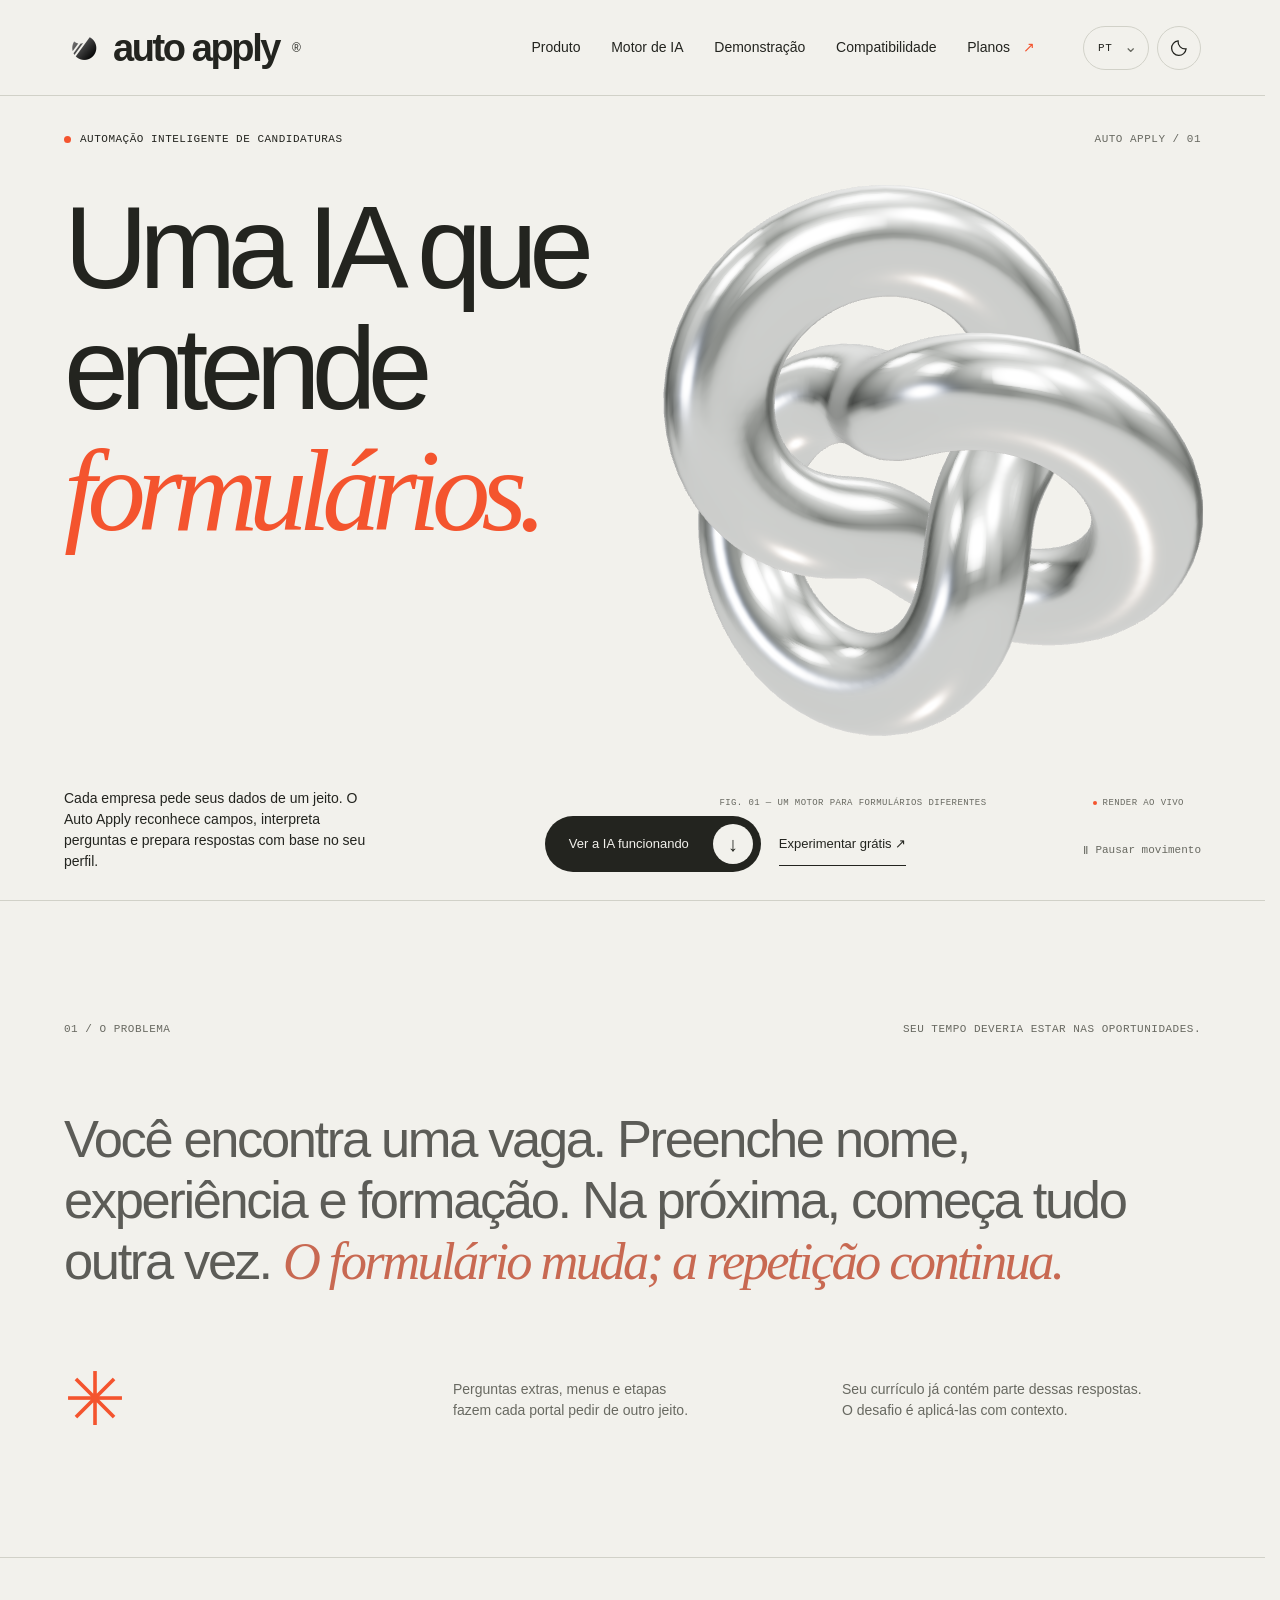
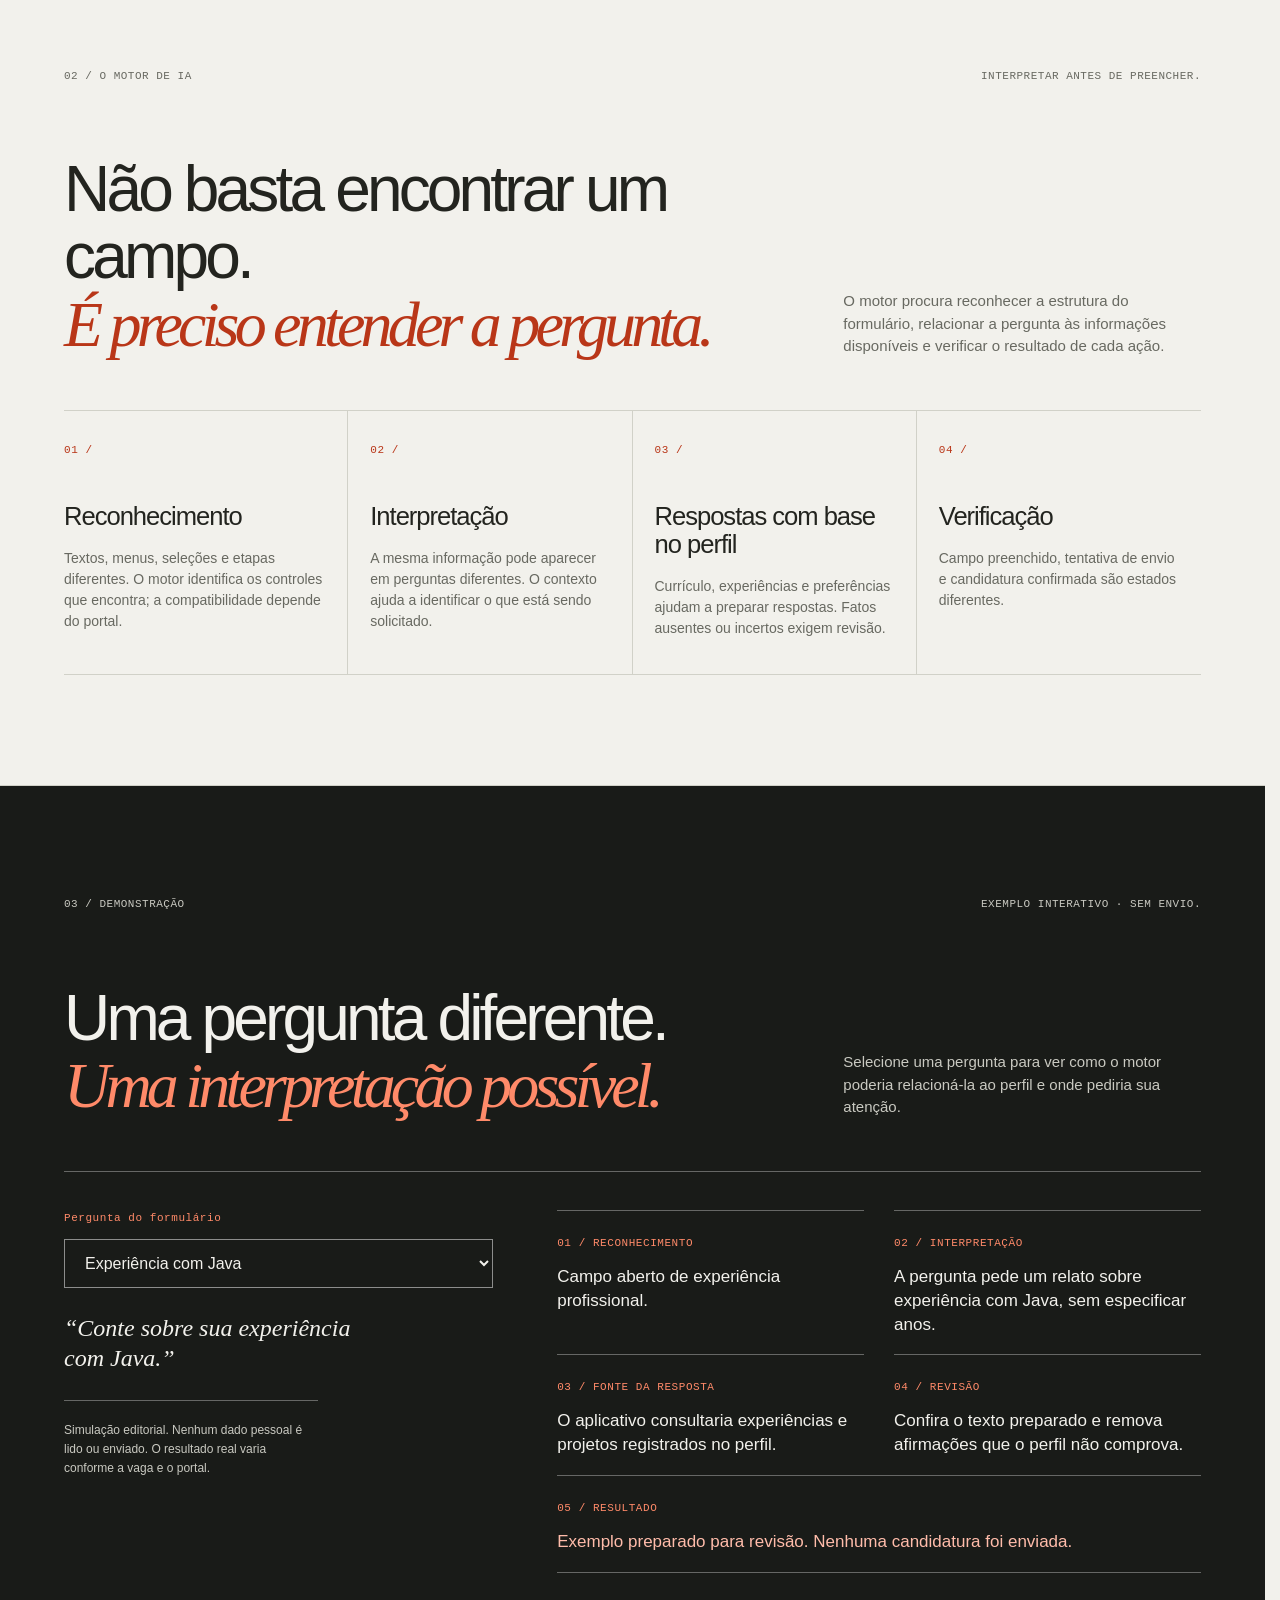
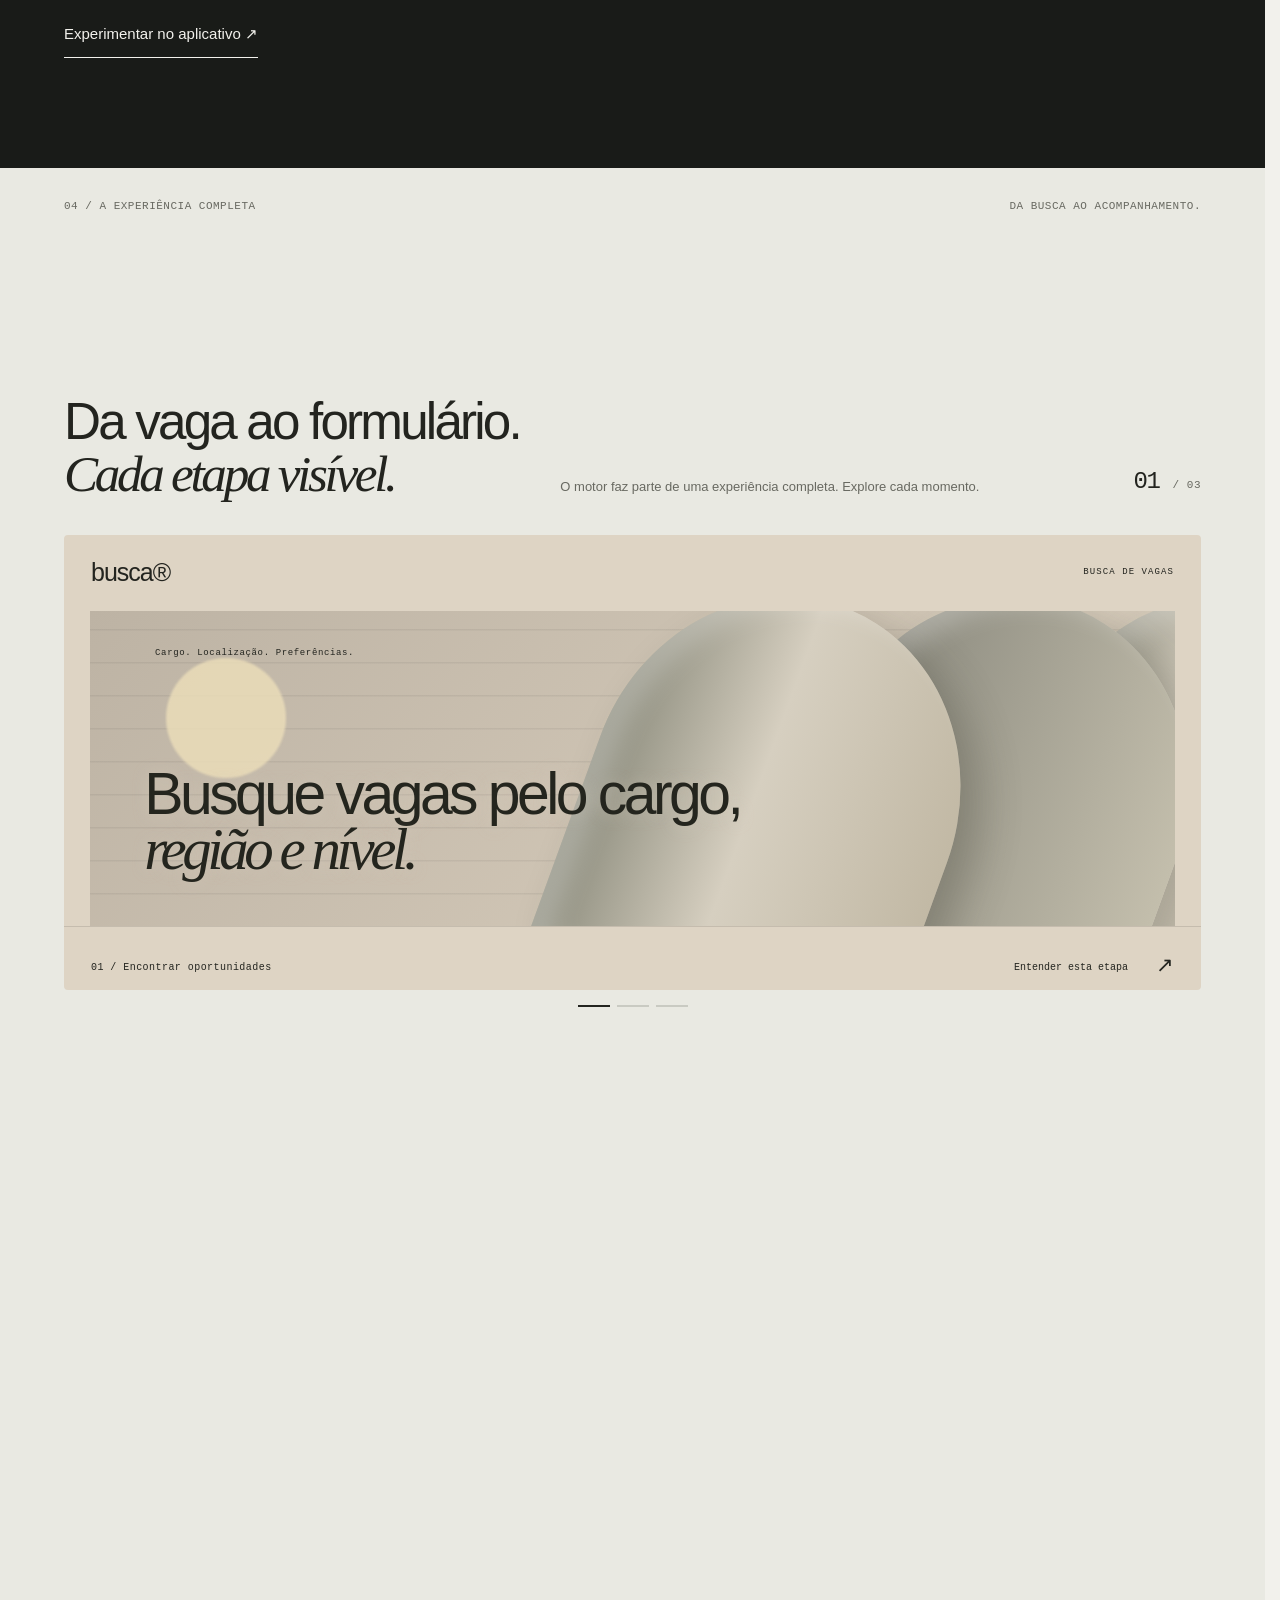
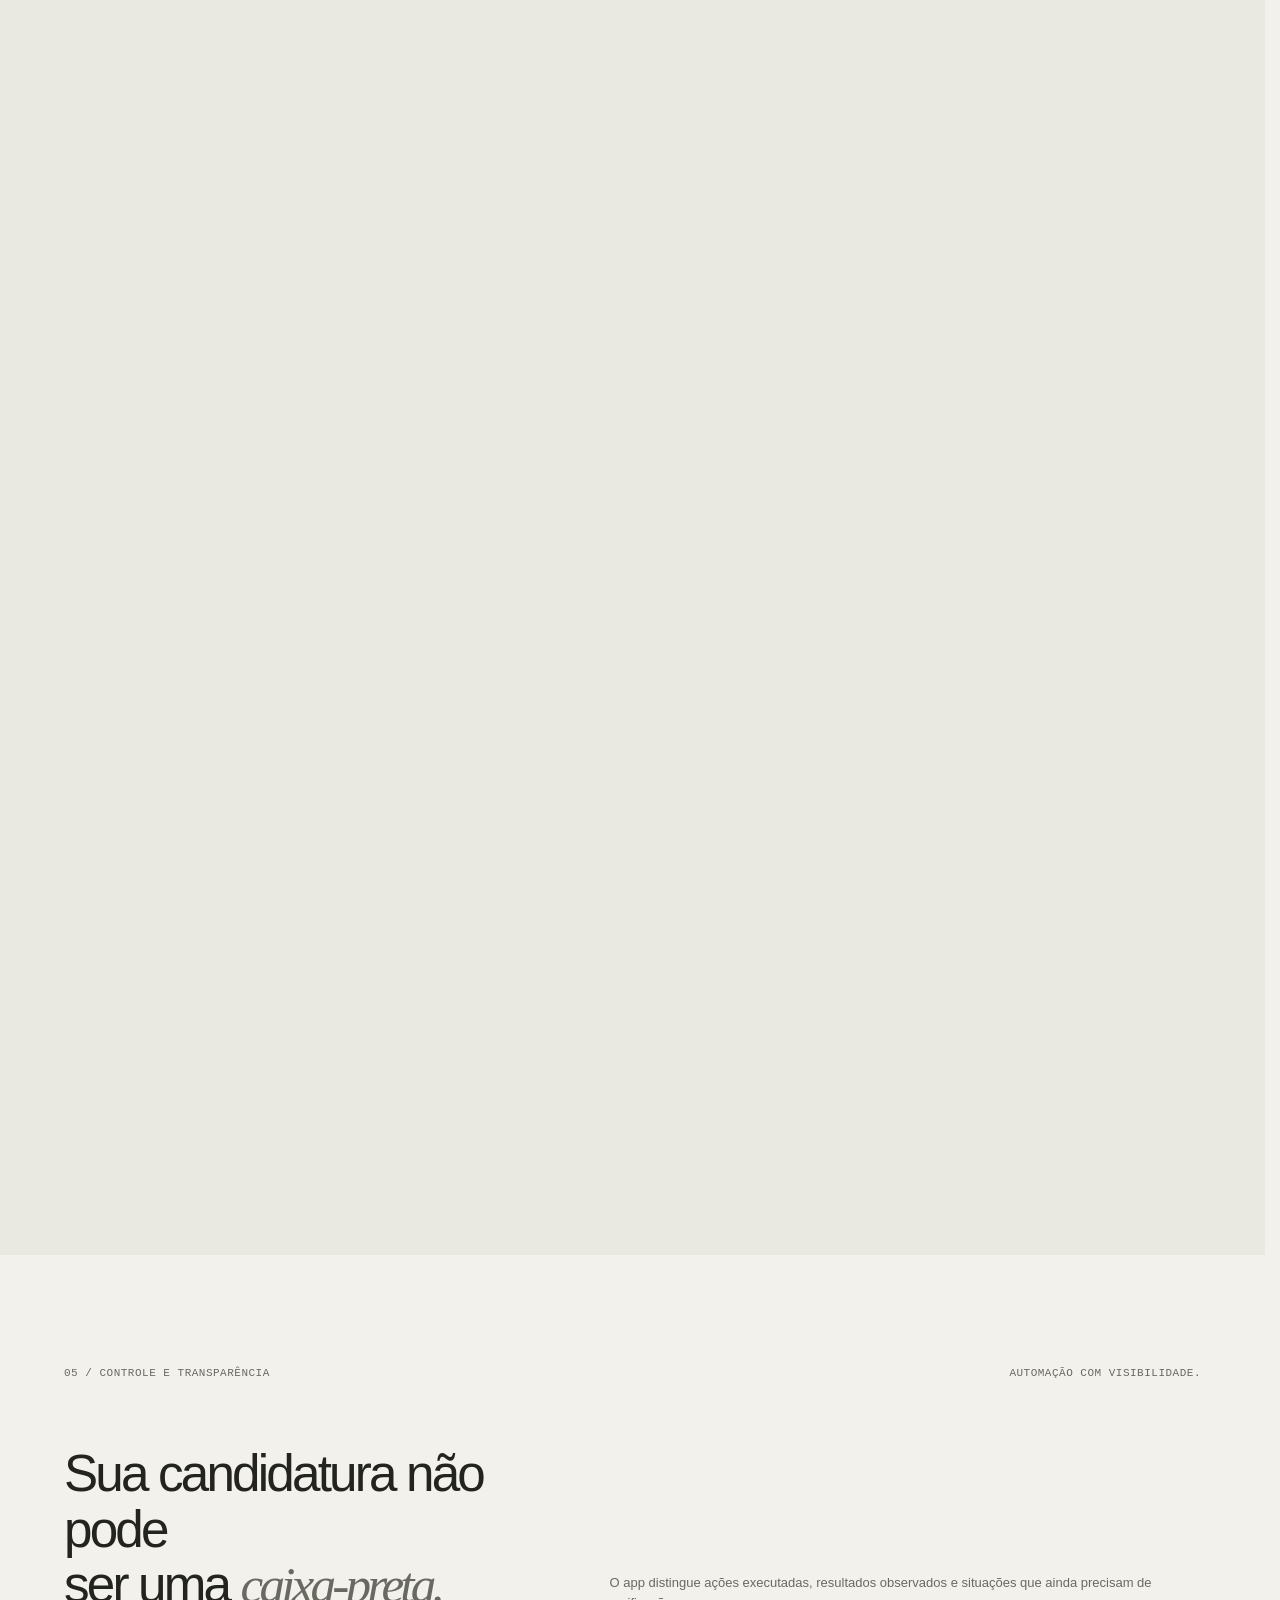
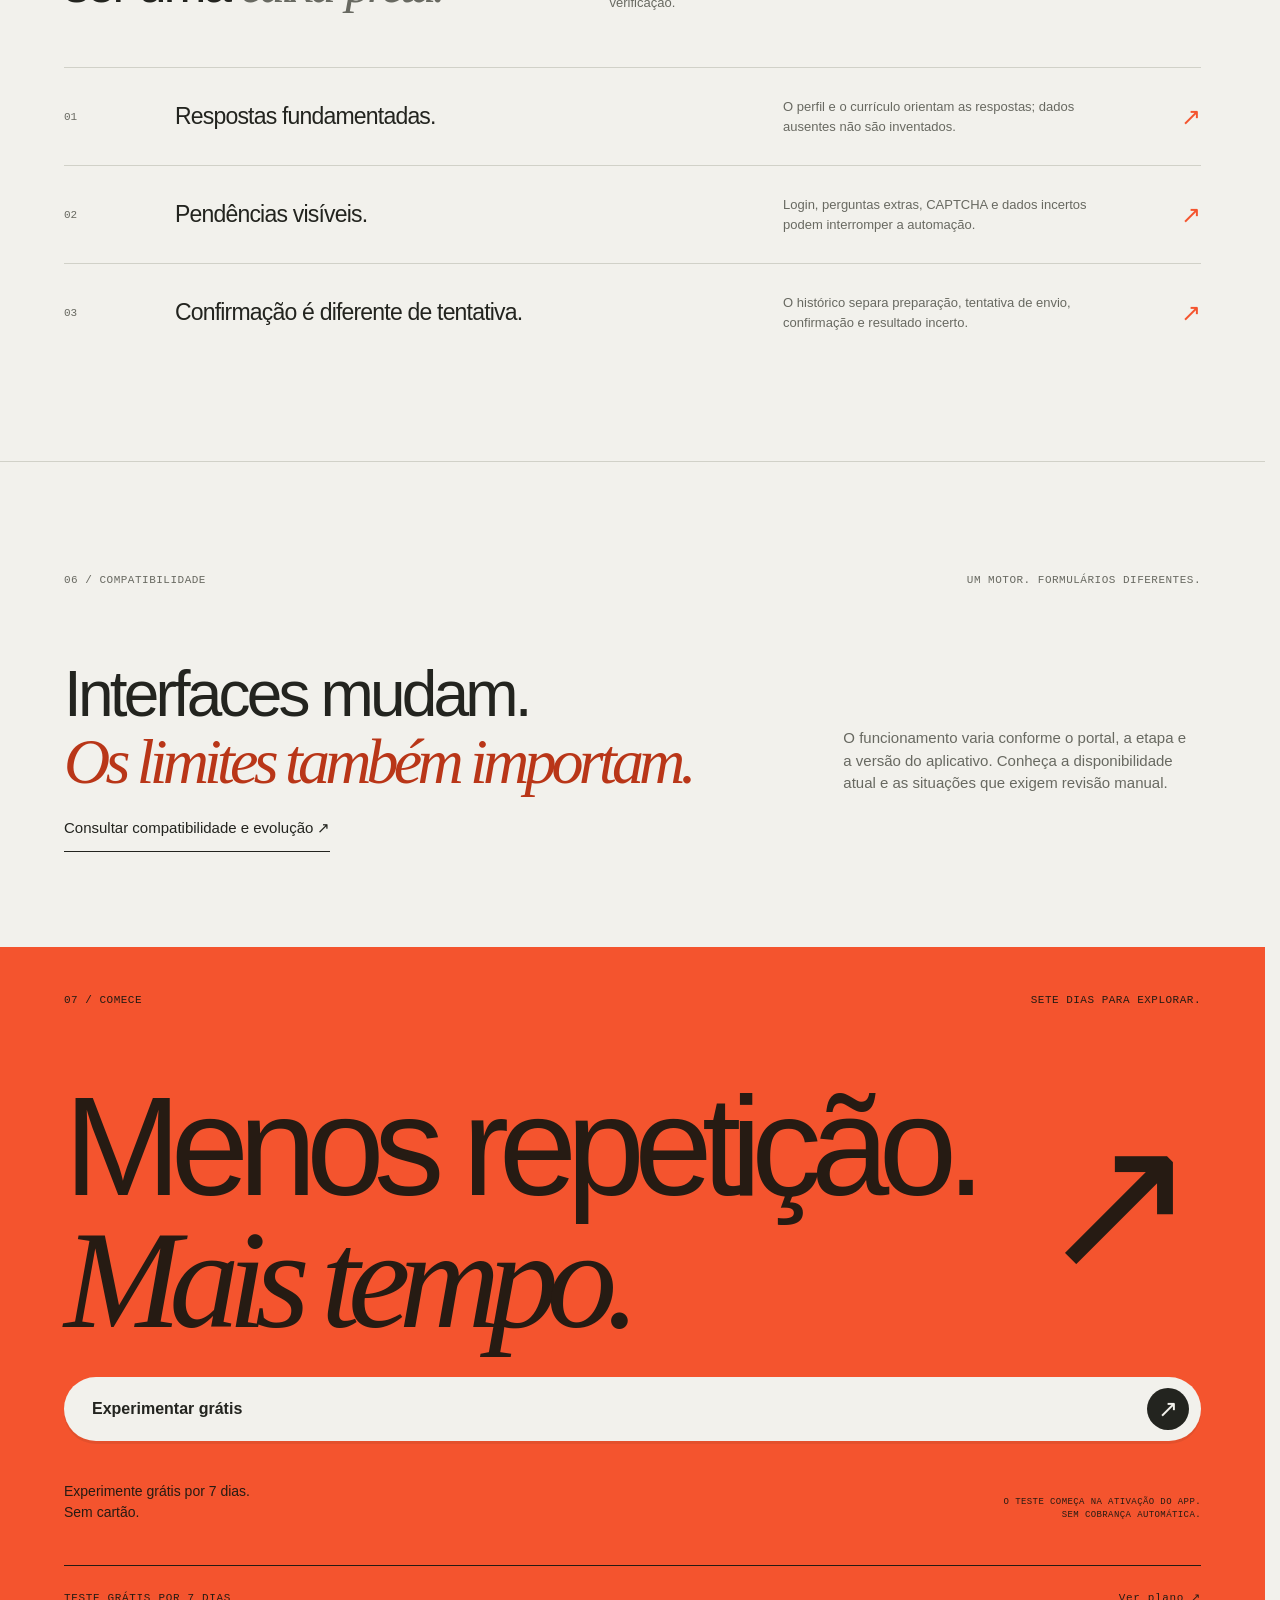
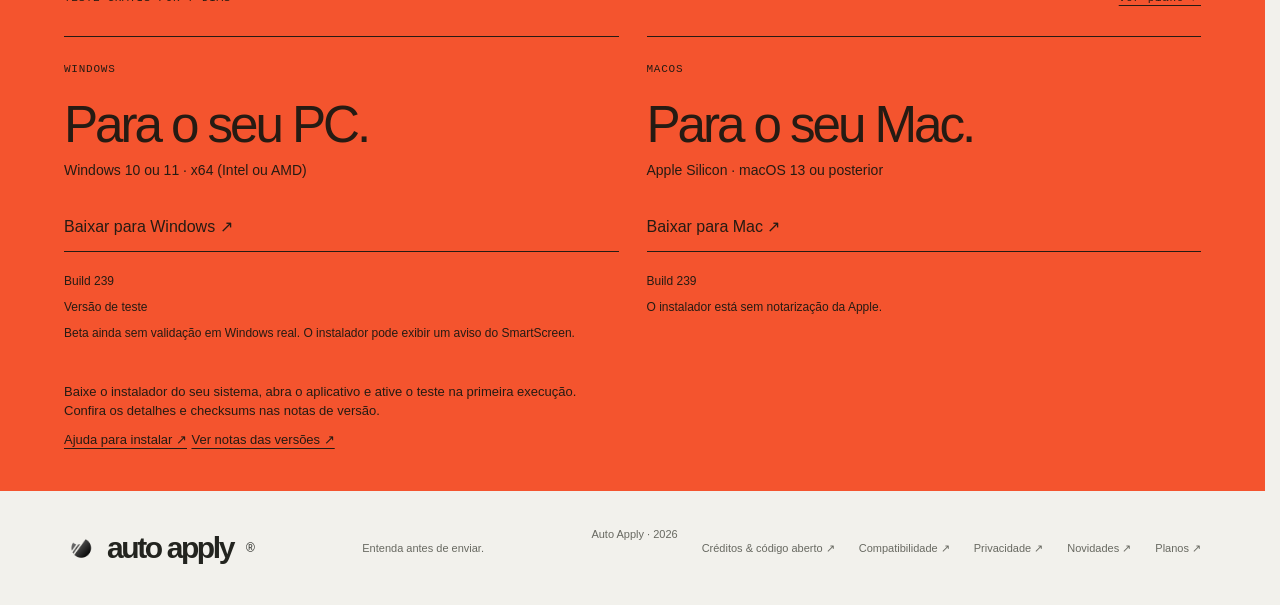
<file: docs/index.html>
<!DOCTYPE html>

<html lang="pt-BR">
<head>
<meta charset="utf-8"/>
<meta content="width=device-width,initial-scale=1" name="viewport"/>
<script src="bootstrap.js"></script>
<meta content="#f2f1ec" name="theme-color"/>
<meta content="Conheça o motor do Auto Apply: ele interpreta formulários, prepara respostas com seu perfil e distingue etapas de candidaturas confirmadas." name="description"/>
<title>Auto Apply — Uma IA que entende formulários de candidatura.</title>
<link rel="icon" type="image/svg+xml" href="assets/app-icon.png"/><link rel="apple-touch-icon" href="assets/app-icon.png"/><link href="style.css?v=213" rel="stylesheet"/>
<script type="importmap">
      { "imports": { "three": "./vendor/three.module.js" } }
    </script>
<script defer="" src="vendor/gsap.min.js"></script>
<script defer="" src="vendor/ScrollTrigger.min.js"></script>
<script defer="" src="downloads.js?v=220"></script>
<meta content="website" property="og:type"/>
<meta content="Auto Apply — Uma IA que entende formulários de candidatura." property="og:title"/>
<meta content="Conheça o motor do Auto Apply: ele interpreta formulários, prepara respostas com seu perfil e distingue etapas de candidaturas confirmadas." property="og:description"/>
<meta content="https://souzaeu.github.io/Auto-apply-downloads/assets/app-icon.png" property="og:image"/><meta content="pt_BR" property="og:locale"/>
<link rel="stylesheet" href="refinements.css?v=221"></head>
<body>
<a class="skip" data-i18n="skip" href="#main">Ir ao conteúdo</a>
<div aria-hidden="true" class="progress"></div>
<header class="header">
<a aria-label="Auto Apply, início" class="logo" data-i18n-aria-label="home" href="#inicio"><img src="assets/app-icon.png" alt=""/>auto apply<sup>®</sup></a>
<nav aria-label="Principal" class="nav" data-i18n-aria-label="nav">
<a data-i18n="nav.vision" href="#visao">Produto</a><a data-i18n="nav.process" href="#motor">Motor de IA</a><a data-i18n="nav.explorations" href="#demonstracao">Demonstração</a><a data-i18n="nav.compatibility" href="compatibilidade.html">Compatibilidade</a><a class="text-button" data-i18n="nav.create" href="planos.html">Planos <span>↗</span></a>
</nav>
<div class="header-actions">
<div class="preferences">
<label class="language-control"><span class="sr-only" data-i18n="language">Idioma</span><select aria-label="Idioma" class="language-select" data-i18n-aria-label="language">
<option lang="pt-BR" value="pt-BR">PT</option>
<option lang="en" value="en">EN</option>
<option lang="es" value="es">ES</option></select><span aria-hidden="true">⌄</span></label><button aria-label="Ativar tema escuro" class="theme-toggle" type="button">
<svg aria-hidden="true" class="icon-moon" fill="none" stroke="currentColor" stroke-width="1.5" viewbox="0 0 24 24">
<path d="M20.5 13.1A8.7 8.7 0 0 1 10.9 3.5a8.7 8.7 0 1 0 9.6 9.6Z"></path></svg><svg aria-hidden="true" class="icon-sun" fill="none" stroke="currentColor" stroke-width="1.5" viewbox="0 0 24 24">
<circle cx="12" cy="12" r="3.5"></circle>
<path d="M12 2v2m0 16v2M2 12h2m16 0h2M5 5l1.5 1.5m11 11L19 19M5 19l1.5-1.5m11-11L19 5"></path>
</svg>
</button>
</div>
<button aria-controls="mobile-nav" aria-expanded="false" aria-haspopup="dialog" class="menu-button" data-i18n="menu" type="button">
          Menu <span aria-hidden="true" class="menu-icon"><i></i><i></i></span>
</button>
</div>
</header>
<dialog aria-labelledby="menu-title" class="mobile-nav" id="mobile-nav">
<div class="mobile-nav-head">
<span data-i18n="menu.title" id="menu-title">Explore o Auto Apply</span><button aria-label="Fechar menu" class="mobile-close" data-i18n-aria-label="menu.close" type="button">
          ×
        </button>
</div>
<nav aria-label="Navegação móvel" data-i18n-aria-label="menu.nav">
<a data-i18n="mobile.vision" href="#visao"><small>01</small>Produto<span aria-hidden="true">↗</span></a><a data-i18n="mobile.process" href="#motor"><small>02</small>Motor de IA<span aria-hidden="true">↗</span></a><a data-i18n="mobile.explorations" href="#demonstracao"><small>03</small>Demonstração<span aria-hidden="true">↗</span></a><a data-i18n="mobile.compatibility" href="compatibilidade.html"><small>04</small>Compatibilidade<span aria-hidden="true">↗</span></a><a data-i18n="mobile.plans" href="planos.html"><small>05</small>Planos<span aria-hidden="true">↗</span></a><a data-i18n="mobile.contact" href="#download"><small>06</small>Baixar<span aria-hidden="true">↗</span></a>
</nav>
<a class="mobile-cta" data-i18n="start" href="#download">Experimentar grátis <span aria-hidden="true">↗</span></a>
<p class="mobile-nav-note" data-i18n="menu.note">Sua busca começa por aqui.</p>
<div class="mobile-preferences">
<span data-i18n="preferences">Do seu jeito</span>
<div class="preferences">
<label class="language-control"><span class="sr-only" data-i18n="language">Idioma</span><select aria-label="Idioma" class="language-select" data-i18n-aria-label="language">
<option lang="pt-BR" value="pt-BR">PT</option>
<option lang="en" value="en">EN</option>
<option lang="es" value="es">ES</option></select><span aria-hidden="true">⌄</span></label><button aria-label="Ativar tema escuro" class="theme-toggle" type="button">
<svg aria-hidden="true" class="icon-moon" fill="none" stroke="currentColor" stroke-width="1.5" viewbox="0 0 24 24">
<path d="M20.5 13.1A8.7 8.7 0 0 1 10.9 3.5a8.7 8.7 0 1 0 9.6 9.6Z"></path></svg><svg aria-hidden="true" class="icon-sun" fill="none" stroke="currentColor" stroke-width="1.5" viewbox="0 0 24 24">
<circle cx="12" cy="12" r="3.5"></circle>
<path d="M12 2v2m0 16v2M2 12h2m16 0h2M5 5l1.5 1.5m11 11L19 19M5 19l1.5-1.5m11-11L19 5"></path>
</svg>
</button>
</div>
</div>
</dialog>
<main id="main">
<section class="hero wrap" id="inicio">
<div class="eyebrow hero-label" data-i18n="hero.label"><i></i> AUTOMAÇÃO INTELIGENTE DE CANDIDATURAS <span class="concept">AUTO APPLY / 01</span></div>
<div class="hero-type">
<h1>
<span class="line"><span data-i18n="hero.line1">Uma IA que</span></span><span class="line"><span data-i18n="hero.line2">entende</span></span><span class="line"><span class="italic" data-i18n="hero.line3">formulários.</span></span>
</h1>
</div>
<div aria-label="Escultura metálica tridimensional em movimento" class="sculpture" data-i18n-aria-label="sculpture" role="img">
<div aria-hidden="true" class="sculpture-fallback"></div>
<canvas aria-hidden="true" id="sculpture"></canvas>
<div class="object-caption">
<span data-i18n="sculpture.caption">FIG. 01 — UM MOTOR PARA FORMULÁRIOS DIFERENTES</span><span class="live-dot" data-i18n="render.fallback">MODO COMPATÍVEL</span>
</div>
</div>
<div class="hero-bottom">
<p data-i18n="hero.note">Cada empresa pede seus dados de um jeito. O Auto Apply reconhece campos, interpreta perguntas e prepara respostas com base no seu perfil.</p>
<div class="hero-links"><a class="round-link" href="#demonstracao"><span data-i18n="explore">Ver a IA funcionando</span><b aria-hidden="true">↓</b></a><a class="hero-trial" href="#download" data-i18n="hero.trial">Experimentar grátis ↗</a></div><button aria-label="Reduzir movimento" aria-pressed="false" class="motion" id="motion">
            Ⅱ <span>Pausar movimento</span>
</button>
</div>
</section>
<section class="vision wrap" id="visao" tabindex="-1">
<div class="section-tag">
<span data-i18n="vision.tag">01 / O PROBLEMA</span><span data-i18n="vision.tagline">SEU TEMPO DEVERIA ESTAR NAS OPORTUNIDADES.</span>
</div>
<h2 class="manifesto" data-i18n="vision.manifesto">Você encontra uma vaga. Preenche nome, experiência e formação. Na próxima, começa tudo outra vez. <em>O formulário muda; a repetição continua.</em></h2>
<div class="vision-bottom">
<span aria-hidden="true" class="asterisk">✳</span>
<p data-i18n="vision.parts">Perguntas extras, menus e etapas<br/>fazem cada portal pedir de outro jeito.</p>
<p data-i18n="vision.lab">Seu currículo já contém parte dessas respostas.<br/>O desafio é aplicá-las com contexto.</p>
</div>
</section>
<section class="product-section wrap" id="motor">
<div class="section-tag"><span data-i18n="motor.tag">02 / O MOTOR DE IA</span><span data-i18n="motor.tagline">INTERPRETAR ANTES DE PREENCHER.</span></div>
<div class="product-heading"><h2 data-i18n="motor.title">Não basta encontrar um campo.<br/><em>É preciso entender a pergunta.</em></h2><p data-i18n="motor.intro">O motor procura reconhecer a estrutura do formulário, relacionar a pergunta às informações disponíveis e verificar o resultado de cada ação.</p></div>
<div class="capability-grid">
<article><span>01 /</span><h3 data-i18n="motor.recognition">Reconhecimento</h3><p data-i18n="motor.recognition.body">Textos, menus, seleções e etapas diferentes. O motor identifica os controles que encontra; a compatibilidade depende do portal.</p></article>
<article><span>02 /</span><h3 data-i18n="motor.interpretation">Interpretação</h3><p data-i18n="motor.interpretation.body">A mesma informação pode aparecer em perguntas diferentes. O contexto ajuda a identificar o que está sendo solicitado.</p></article>
<article><span>03 /</span><h3 data-i18n="motor.answers">Respostas com base no perfil</h3><p data-i18n="motor.answers.body">Currículo, experiências e preferências ajudam a preparar respostas. Fatos ausentes ou incertos exigem revisão.</p></article>
<article><span>04 /</span><h3 data-i18n="motor.verification">Verificação</h3><p data-i18n="motor.verification.body">Campo preenchido, tentativa de envio e candidatura confirmada são estados diferentes.</p></article>
</div>
</section>
<section class="demo-section wrap" id="demonstracao">
<div class="section-tag"><span data-i18n="demo.tag">03 / DEMONSTRAÇÃO</span><span data-i18n="demo.tagline">EXEMPLO INTERATIVO · SEM ENVIO.</span></div>
<div class="product-heading"><h2 data-i18n="demo.title">Uma pergunta diferente.<br/><em>Uma interpretação possível.</em></h2><p data-i18n="demo.intro">Selecione uma pergunta para ver como o motor poderia relacioná-la ao perfil e onde pediria sua atenção.</p></div>
<div class="demo-shell"><div class="demo-picker"><label for="demo-question" data-i18n="demo.label">Pergunta do formulário</label><select id="demo-question"><option value="experience" data-i18n="demo.option.experience">Experiência com Java</option><option value="education" data-i18n="demo.option.education">Formação acadêmica</option><option value="authorization" data-i18n="demo.option.authorization">Autorização de trabalho</option></select><p class="demo-question-text" id="demo-question-text">“Conte sobre sua experiência com Java.”</p><p data-i18n="demo.disclaimer">Simulação editorial. Nenhum dado pessoal é lido ou enviado. O resultado real varia conforme a vaga e o portal.</p></div><div class="demo-result" aria-live="polite" aria-atomic="true"><div><small data-i18n="demo.field">01 / RECONHECIMENTO</small><p id="demo-recognition">Campo aberto de experiência profissional.</p></div><div><small data-i18n="demo.meaning">02 / INTERPRETAÇÃO</small><p id="demo-interpretation">A pergunta pede um relato sobre experiência com Java, sem especificar anos.</p></div><div><small data-i18n="demo.source">03 / FONTE DA RESPOSTA</small><p id="demo-source">O aplicativo consultaria experiências e projetos registrados no perfil.</p></div><div><small data-i18n="demo.review">04 / REVISÃO</small><p id="demo-review">Confira o texto preparado e remova afirmações que o perfil não comprova.</p></div><div class="demo-status"><small data-i18n="demo.outcome">05 / RESULTADO</small><p id="demo-outcome">Exemplo preparado para revisão. Nenhuma candidatura foi enviada.</p></div></div></div>
<a class="inline-action" data-i18n="demo.cta" href="#download">Experimentar no aplicativo ↗</a>
</section>
<section class="experiments" id="experimentos">
<div class="wrap section-tag">
<span data-i18n="work.tag">04 / A EXPERIÊNCIA COMPLETA</span><span data-i18n="work.tagline">DA BUSCA AO ACOMPANHAMENTO.</span>
</div>
<div class="showcase">
<div class="showcase-sticky">
<div class="showcase-header wrap">
<h2 data-i18n="work.title">A busca, o perfil<br/><em>e cada resultado.</em></h2>
<p data-i18n="work.note">O motor faz parte de uma experiência completa. Explore cada momento.</p>
<span class="scene-count"><b id="scene-number">01</b> / 03</span>
</div>
<div class="project-stage wrap">
<article class="project project-orbe" data-project="0">
<div class="project-meta">
<span data-i18n="stage.search">busca®</span><span data-i18n="orbe.category">BUSCA DE VAGAS</span>
</div>
<div class="orbe-art">
<div class="arch arch-one"></div>
<div class="arch arch-two"></div>
<div class="arch arch-three"></div>
<div class="orbe-sun"></div>
<div class="art-caption" data-i18n="orbe.title">Encontre<br/><em>oportunidades.</em></div>
<span class="art-note" data-i18n="orbe.note">Cargo. Localização. Preferências.</span>
</div>
<div class="project-foot">
<span data-i18n="orbe.discipline">01 / Encontrar oportunidades</span><button aria-label="Entender a busca de vagas" data-case="orbe" data-i18n="case.explore" data-i18n-aria-label="orbe.explore">Entender esta etapa <span>↗</span></button>
</div>
</article>
<article class="project project-nexo" data-project="1">
<div class="project-meta">
<span data-i18n="stage.prepare">perfil✳</span><span data-i18n="nexo.category">PERFIL &amp; CURRÍCULO</span>
</div>
<div class="nexo-art">
<div class="nexo-head" data-i18n="nexo.title">Seu currículo vira<br/><em>respostas.</em></div>
<div aria-hidden="true" class="orbit-system">
<div class="orbit o1"></div>
<div class="orbit o2"></div>
<div class="orbit o3"></div>
<div class="orbit-core">a.</div>
<div class="orbit-satellite">↗</div>
</div>
<div class="nexo-chip" data-i18n="nexo.note">Seus dados, no lugar certo.</div>
</div>
<div class="project-foot">
<span data-i18n="nexo.discipline">02 / Preparar candidaturas</span><button aria-label="Entender a preparação" data-case="nexo" data-i18n="case.explore" data-i18n-aria-label="nexo.explore">Entender esta etapa <span>↗</span></button>
</div>
</article>
<article class="project project-essencia" data-project="2">
<div class="project-meta">
<span data-i18n="stage.follow">histórico.</span><span data-i18n="essencia.category">ACOMPANHAMENTO</span>
</div>
<div class="essencia-art">
<div class="essencia-title" data-i18n="essencia.title">Saiba o que foi<br/><em>confirmado.</em></div>
<div aria-hidden="true" class="vase">
<div class="vase-neck"></div>
<div class="vase-body"></div>
<div class="vase-shadow"></div>
<div class="stem s1"></div>
<div class="stem s2"></div>
</div>
<span class="essencia-note" data-i18n="essencia.note">Pendências. Envios. Recibos.</span>
</div>
<div class="project-foot">
<span data-i18n="essencia.discipline">03 / Acompanhar cada etapa</span><button aria-label="Entender o acompanhamento" data-case="essencia" data-i18n="case.explore" data-i18n-aria-label="essencia.explore">Entender esta etapa <span>↗</span></button>
</div>
</article>
</div>
<div aria-hidden="true" class="stage-progress wrap">
<span class="active"></span><span></span><span></span>
</div>
</div>
</div>
</section>
<section class="approach wrap" id="processo">
<div class="section-tag">
<span data-i18n="process.tag">05 / CONTROLE E TRANSPARÊNCIA</span><span data-i18n="process.tagline">AUTOMAÇÃO COM VISIBILIDADE.</span>
</div>
<div class="approach-head">
<h2 data-i18n="process.title">Sua candidatura não pode<br/>ser uma <em>caixa-preta.</em></h2>
<p data-i18n="process.note">O app distingue ações executadas, resultados observados e situações que ainda precisam de verificação.</p>
</div>
<div class="approach-rows">
<article>
<span>01</span>
<h3 data-i18n="process.step1">Respostas fundamentadas.</h3>
<p data-i18n="process.body1">O perfil e o currículo orientam as respostas; dados ausentes não são inventados.</p>
<b aria-hidden="true">↗</b>
</article>
<article>
<span>02</span>
<h3 data-i18n="process.step2">Pendências visíveis.</h3>
<p data-i18n="process.body2">Login, perguntas extras, CAPTCHA e dados incertos podem interromper a automação.</p>
<b aria-hidden="true">↗</b>
</article>
<article>
<span>03</span>
<h3 data-i18n="process.step3">Confirmação é diferente de tentativa.</h3>
<p data-i18n="process.body3">O histórico separa preparação, tentativa de envio, confirmação e resultado incerto.</p>
<b aria-hidden="true">↗</b>
</article>
</div>
</section>
<section class="compat-teaser wrap" id="compatibilidade"><div class="section-tag"><span data-i18n="compat.tag">06 / COMPATIBILIDADE</span><span data-i18n="compat.tagline">UM MOTOR. FORMULÁRIOS DIFERENTES.</span></div><div class="product-heading"><h2 data-i18n="compat.title">Interfaces mudam.<br/><em>Os limites também importam.</em></h2><p data-i18n="compat.body">O funcionamento varia conforme o portal, a etapa e a versão do aplicativo. Conheça a disponibilidade atual e as situações que exigem revisão manual.</p></div><a class="inline-action" data-i18n="compat.cta" href="compatibilidade.html">Consultar compatibilidade e evolução ↗</a></section>
<section class="contact wrap" id="contato">
<div class="section-tag">
<span data-i18n="contact.tag">07 / COMECE</span><span data-i18n="contact.tagline">SETE DIAS PARA EXPLORAR.</span>
</div>
<div class="contact-invite">
<h2 class="contact-title" data-i18n="contact.title">Menos repetição.<br/><em>Mais tempo.</em><span aria-hidden="true" class="contact-arrow">↗</span></h2>
<a class="contact-cta" data-i18n="start" href="#download">Experimentar grátis <span aria-hidden="true">↗</span></a>
</div>
<div class="contact-bottom">
<p data-i18n="contact.note">Experimente grátis por 7 dias.<br/>Sem cartão.</p>
<span data-i18n="contact.demo">O TESTE COMEÇA NA ATIVAÇÃO DO APP.<br/>SEM COBRANÇA AUTOMÁTICA.</span>
</div>
<div class="auto-downloads" id="download">
<div class="auto-download-heading"><span data-i18n="download.tag">TESTE GRÁTIS POR 7 DIAS</span><a data-i18n="download.plans" href="planos.html">Ver planos ↗</a></div>
<div class="auto-download-grid">
<article data-platform-card="windows"><span class="auto-platform">WINDOWS</span><h3 data-i18n="download.windows.title">Para o seu PC.</h3><p data-i18n="download.windows.note">Windows 10 ou 11 · x64 (Intel ou AMD)</p><a data-download-platform="windows" data-i18n="download.windows.button" href="https://auto-apply-billing.vsouzaeu.workers.dev/downloads/windows?tag=v2026.11.22.239-windows-beta">Baixar para Windows ↗</a><p class="auto-fine" data-platform-version="windows" hidden></p><p class="auto-fine" data-platform-status="windows">Versão beta</p><p class="auto-fine" data-i18n="download.windows.warning">O instalador beta pode exibir um aviso do SmartScreen.</p></article>
<article data-platform-card="macos"><span class="auto-platform">MACOS</span><h3 data-i18n="download.macos.title">Para o seu Mac.</h3><p data-i18n="download.macos.note">Apple Silicon · macOS 13 ou posterior</p><a data-download-platform="macos" data-i18n="download.macos.button" href="https://auto-apply-billing.vsouzaeu.workers.dev/downloads/macos?tag=v2026.11.22.239">Baixar para Mac ↗</a><p class="auto-fine" data-platform-version="macos" hidden></p><p class="auto-fine" data-i18n="download.macos.warning">O instalador está sem notarização da Apple.</p></article>
</div>
<p class="download-instructions" data-i18n="download.instructions">Baixe o instalador do seu sistema, abra o aplicativo e ative o teste na primeira execução. Confira os detalhes e checksums nas notas de versão.</p><a class="download-releases" href="compatibilidade.html#instalacao" data-i18n="download.help">Ajuda para instalar ↗</a> <a class="download-releases" data-i18n="plan.releases" href="https://github.com/SouzaEu/Auto-apply-downloads/releases">Ver notas das versões ↗</a>
</div></section>
</main>
<footer class="footer wrap">
<a class="logo" href="#inicio"><img src="assets/app-icon.png" alt=""/>auto apply<sup>®</sup></a><span data-i18n="footer.tagline">Entenda antes de enviar.</span>
<div>
<span data-i18n="footer.concept">Auto Apply · 2026</span><a data-i18n="footer.credits" href="CREDITOS.md">Créditos &amp; código aberto ↗</a>
<a data-i18n="footer.compatibility" href="compatibilidade.html">Compatibilidade ↗</a><a data-i18n="footer.privacy" href="compatibilidade.html#privacidade">Privacidade ↗</a><a data-i18n="footer.changelog" href="https://github.com/SouzaEu/Auto-apply-downloads/releases">Novidades ↗</a><a data-i18n="footer.plans" href="planos.html">Planos ↗</a></div>
</footer>
<dialog aria-labelledby="case-title" class="dialog case-dialog" id="case-dialog">
<button aria-label="Fechar" class="dialog-close" data-i18n-aria-label="close">×</button>
<div class="eyebrow" data-i18n="case.tag">ETAPA DO AUTO APPLY</div>
<h2 id="case-title"></h2>
<p id="case-description"></p>
<dl>
<dt data-i18n="case.direction">O que acontece</dt>
<dd id="case-direction"></dd>
<dt data-i18n="case.intent">Sua revisão</dt>
<dd id="case-intent"></dd>
</dl>
<p class="small" data-i18n="case.note">As ilustrações são conceituais. Os resultados reais dependem de cada vaga e portal.</p>
<button class="button" data-i18n="case.next" id="case-next">Ver downloads ↗</button>
</dialog>
<noscript><div class="nojs" data-i18n="nojs">Você pode ler esta página sem JavaScript. Ative-o para usar o menu, idiomas, 3D e rolagem interativa.</div></noscript>
<script src="scene.js?v=200" type="module"></script>
<script src="app.js?v=200" type="module"></script>
<script src="demo.js?v=211" type="module"></script>
</body>
</html>
</file>
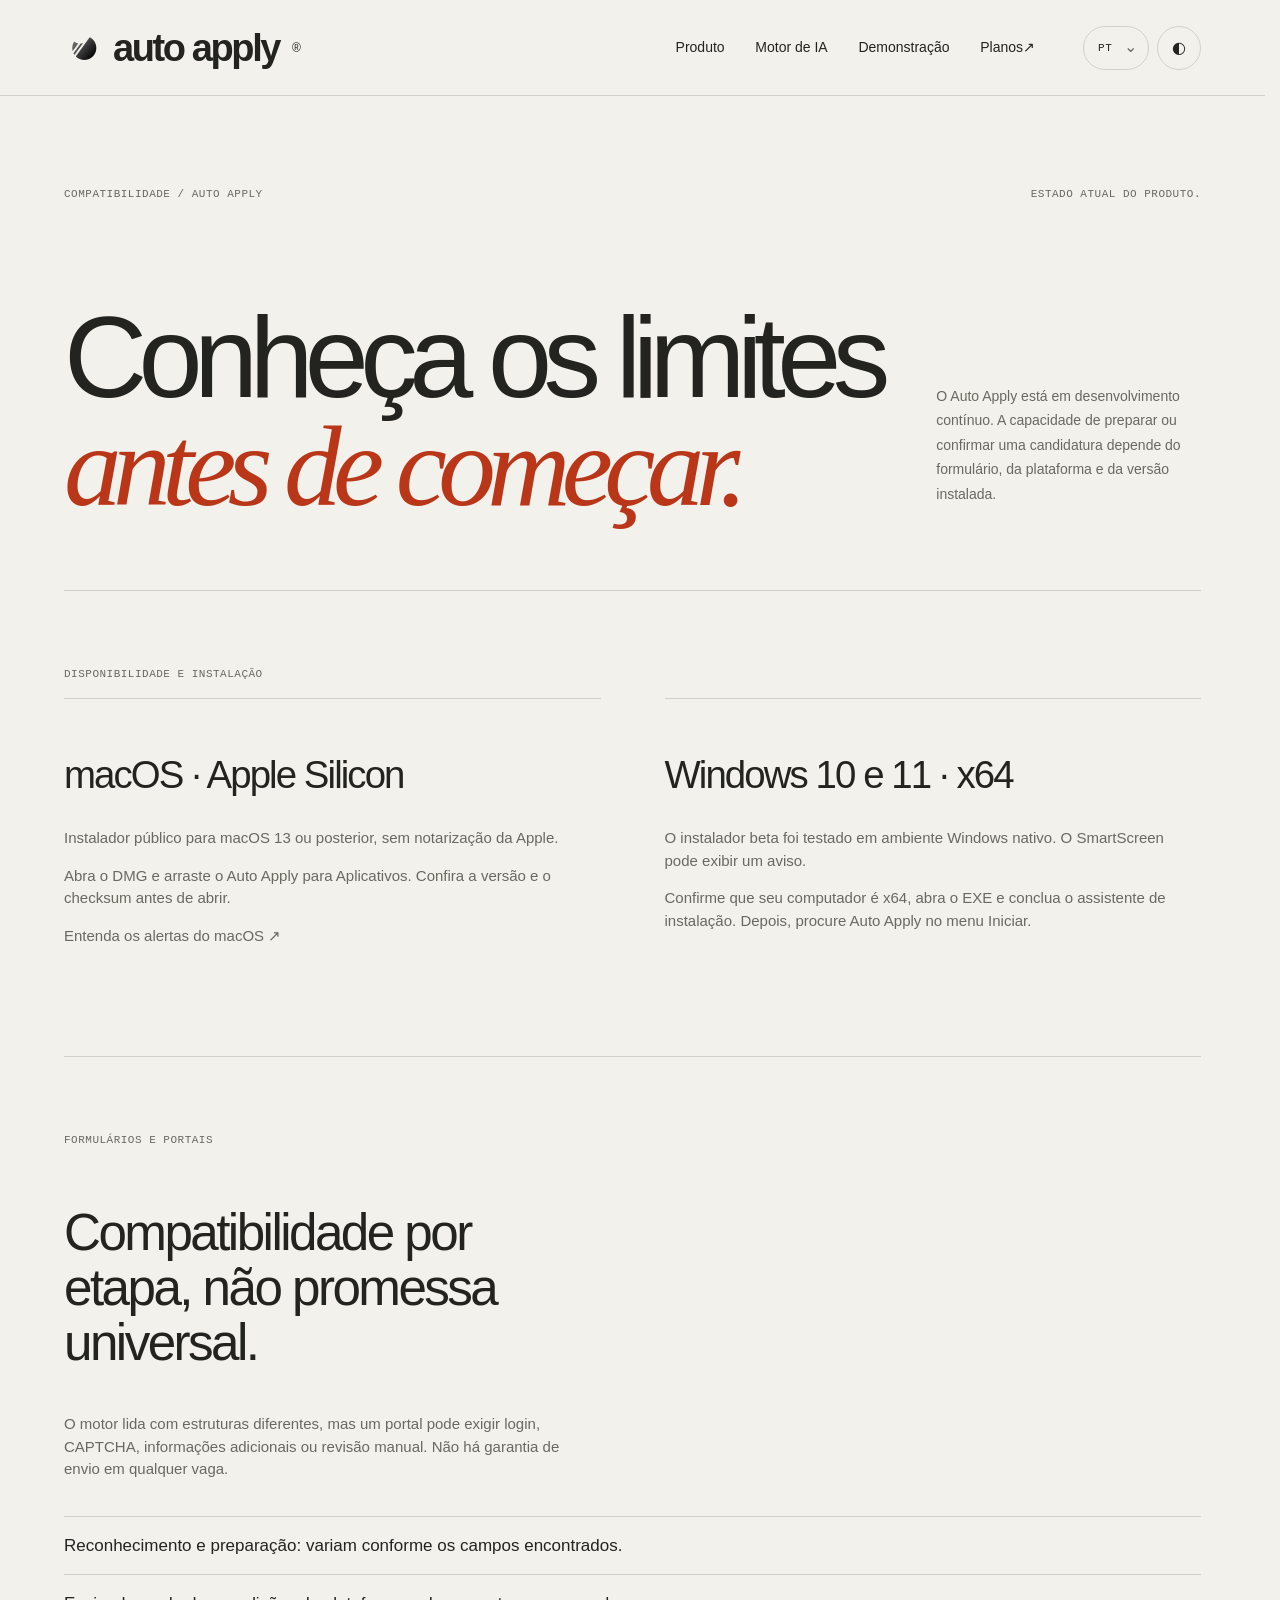
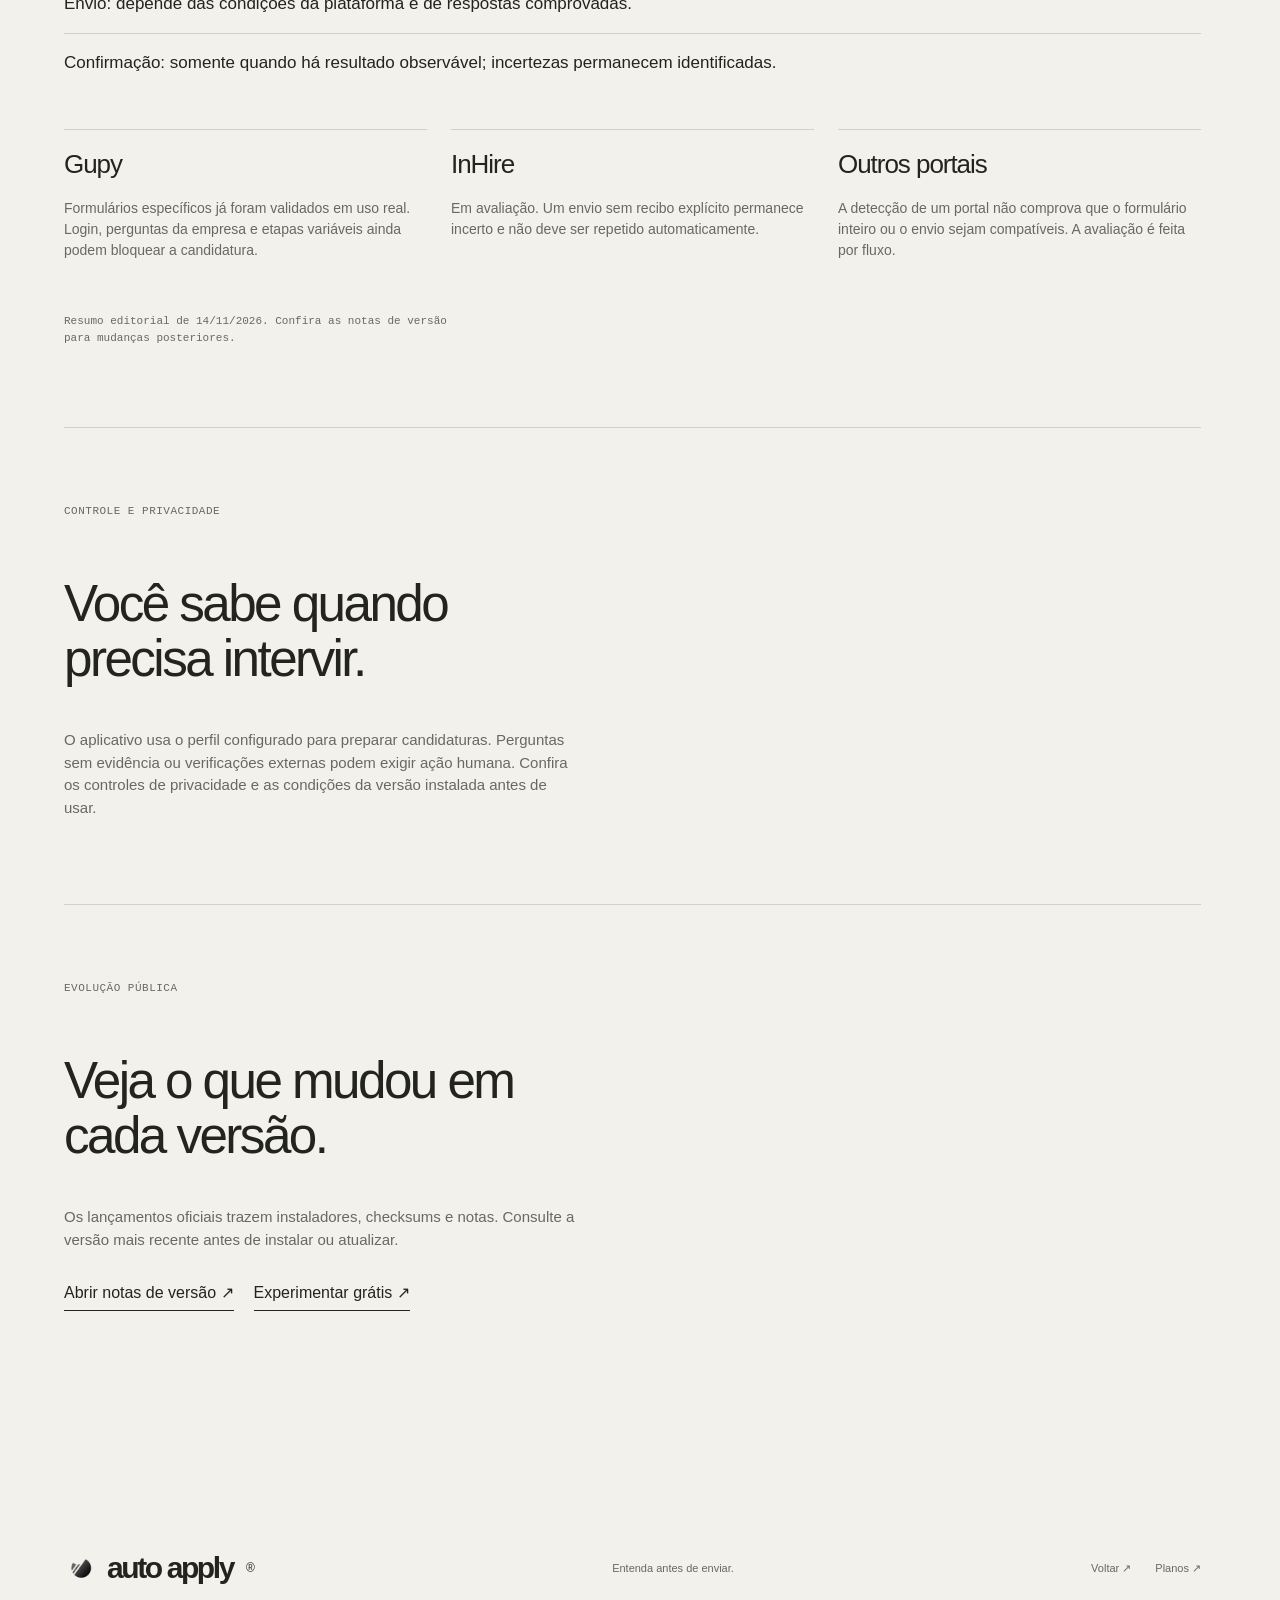
<file: docs/compatibilidade.html>
<!doctype html>
<html lang="pt-BR">
<head>
<meta charset="utf-8"><meta name="viewport" content="width=device-width,initial-scale=1"><script src="bootstrap.js"></script>
<meta name="theme-color" content="#f2f1ec"><meta name="description" content="Veja plataformas, limitações, privacidade e notas de versão do Auto Apply."><meta property="og:title" content="Compatibilidade e evolução — Auto Apply"><meta property="og:description" content="Veja plataformas, limitações, privacidade e notas de versão do Auto Apply."><meta property="og:locale" content="pt_BR"><meta property="og:image" content="https://souzaeu.github.io/Auto-apply-downloads/assets/app-icon.png"><title>Compatibilidade e evolução — Auto Apply</title><link rel="icon" type="image/svg+xml" href="assets/app-icon.png"><link rel="apple-touch-icon" href="assets/app-icon.png"><link rel="stylesheet" href="style.css?v=213"><script src="planos.js?v=210" type="module"></script>
<link rel="stylesheet" href="refinements.css?v=221"></head>
<body data-page="compat">
<a class="skip" data-i18n="skip" href="#main">Ir ao conteúdo</a>
<header class="header"><a class="logo" href="./" aria-label="Auto Apply, início" data-i18n-aria-label="home"><img src="assets/app-icon.png" alt=""/>auto apply<sup>®</sup></a><nav class="nav" aria-label="Principal" data-i18n-aria-label="nav"><a href="./#visao" data-i18n="nav.vision">Produto</a><a href="./#motor" data-i18n="nav.process">Motor de IA</a><a href="./#demonstracao" data-i18n="nav.explorations">Demonstração</a><a href="planos.html" data-i18n="nav.create">Planos <span>↗</span></a></nav><div class="header-actions"><div class="preferences"><label class="language-control"><span class="sr-only" data-i18n="language">Idioma</span><select class="language-select" aria-label="Idioma" data-i18n-aria-label="language"><option value="pt-BR" lang="pt-BR">PT</option><option value="en" lang="en">EN</option><option value="es" lang="es">ES</option></select><span aria-hidden="true">⌄</span></label><button class="theme-toggle" type="button" aria-label="Ativar tema escuro">◐</button></div></div><a class="plan-back" href="./" data-i18n="plan.back">Voltar ↗</a></header>
<main id="main" class="plan-page wrap"><div class="section-tag"><span data-i18n="compat.page.tag">COMPATIBILIDADE / AUTO APPLY</span><span data-i18n="compat.page.tagline">ESTADO ATUAL DO PRODUTO.</span></div><div class="plan-head"><h1 data-i18n="compat.page.title">Conheça os limites<br><em>antes de começar.</em></h1><p data-i18n="compat.page.intro">O Auto Apply está em desenvolvimento contínuo. A capacidade de preparar ou confirmar uma candidatura depende do formulário, da plataforma e da versão instalada.</p></div>
<section class="compat-block" id="instalacao"><div class="section-tag"><span data-i18n="compat.os.tag">DISPONIBILIDADE E INSTALAÇÃO</span></div><div class="compat-os"><article><h2 data-i18n="compat.mac.title">macOS · Apple Silicon</h2><p data-i18n="compat.mac.body">Instalador público para macOS 13 ou posterior, sem notarização da Apple.</p><p data-i18n="compat.mac.install">Abra o DMG e arraste o Auto Apply para Aplicativos. Confira a versão e o checksum antes de abrir.</p><p><a href="https://support.apple.com/pt-br/102445" data-i18n="compat.mac.help">Entenda os alertas do macOS ↗</a></p></article><article><h2 data-i18n="compat.win.title">Windows 10 e 11 · x64</h2><p data-i18n="compat.win.body">O instalador beta foi testado em ambiente Windows nativo. O SmartScreen pode exibir um aviso.</p><p data-i18n="compat.win.install">Confirme que seu computador é x64, abra o EXE e conclua o assistente de instalação. Depois, procure Auto Apply no menu Iniciar.</p></article></div></section>
<section class="compat-block"><div class="section-tag"><span data-i18n="compat.portal.tag">FORMULÁRIOS E PORTAIS</span></div><h2 data-i18n="compat.portal.title">Compatibilidade por etapa, não promessa universal.</h2><p data-i18n="compat.portal.body">O motor lida com estruturas diferentes, mas um portal pode exigir login, CAPTCHA, informações adicionais ou revisão manual. Não há garantia de envio em qualquer vaga.</p><ul><li data-i18n="compat.status1">Reconhecimento e preparação: variam conforme os campos encontrados.</li><li data-i18n="compat.status2">Envio: depende das condições da plataforma e de respostas comprovadas.</li><li data-i18n="compat.status3">Confirmação: somente quando há resultado observável; incertezas permanecem identificadas.</li></ul><div class="portal-examples"><article><h3>Gupy</h3><p data-i18n="compat.gupy">Formulários específicos já foram validados em uso real. Login, perguntas da empresa e etapas variáveis ainda podem bloquear a candidatura.</p></article><article><h3>InHire</h3><p data-i18n="compat.inhire">Em avaliação. Um envio sem recibo explícito permanece incerto e não deve ser repetido automaticamente.</p></article><article><h3 data-i18n="compat.other.title">Outros portais</h3><p data-i18n="compat.other">A detecção de um portal não comprova que o formulário inteiro ou o envio sejam compatíveis. A avaliação é feita por fluxo.</p></article></div><p class="status-date" data-i18n="compat.updated">Resumo editorial de 14/11/2026. Confira as notas de versão para mudanças posteriores.</p></section>
<section class="compat-block" id="privacidade"><div class="section-tag"><span data-i18n="compat.privacy.tag">CONTROLE E PRIVACIDADE</span></div><h2 data-i18n="compat.privacy.title">Você sabe quando precisa intervir.</h2><p data-i18n="compat.privacy.body">O aplicativo usa o perfil configurado para preparar candidaturas. Perguntas sem evidência ou verificações externas podem exigir ação humana. Confira os controles de privacidade e as condições da versão instalada antes de usar.</p></section>
<section class="compat-block"><div class="section-tag"><span data-i18n="compat.evolution.tag">EVOLUÇÃO PÚBLICA</span></div><h2 data-i18n="compat.evolution.title">Veja o que mudou em cada versão.</h2><p data-i18n="compat.evolution.body">Os lançamentos oficiais trazem instaladores, checksums e notas. Consulte a versão mais recente antes de instalar ou atualizar.</p><div class="plan-links"><a href="https://github.com/SouzaEu/Auto-apply-downloads/releases" data-i18n="compat.evolution.cta">Abrir notas de versão ↗</a><a href="./#download" data-i18n="compat.download">Experimentar grátis ↗</a></div></section>
</main><footer class="footer wrap"><a class="logo" href="./"><img src="assets/app-icon.png" alt=""/>auto apply<sup>®</sup></a><span data-i18n="footer.tagline">Entenda antes de enviar.</span><div><a href="./" data-i18n="plan.back">Voltar ↗</a><a href="planos.html" data-i18n="footer.plans">Planos ↗</a></div></footer>
</body></html>
</file>
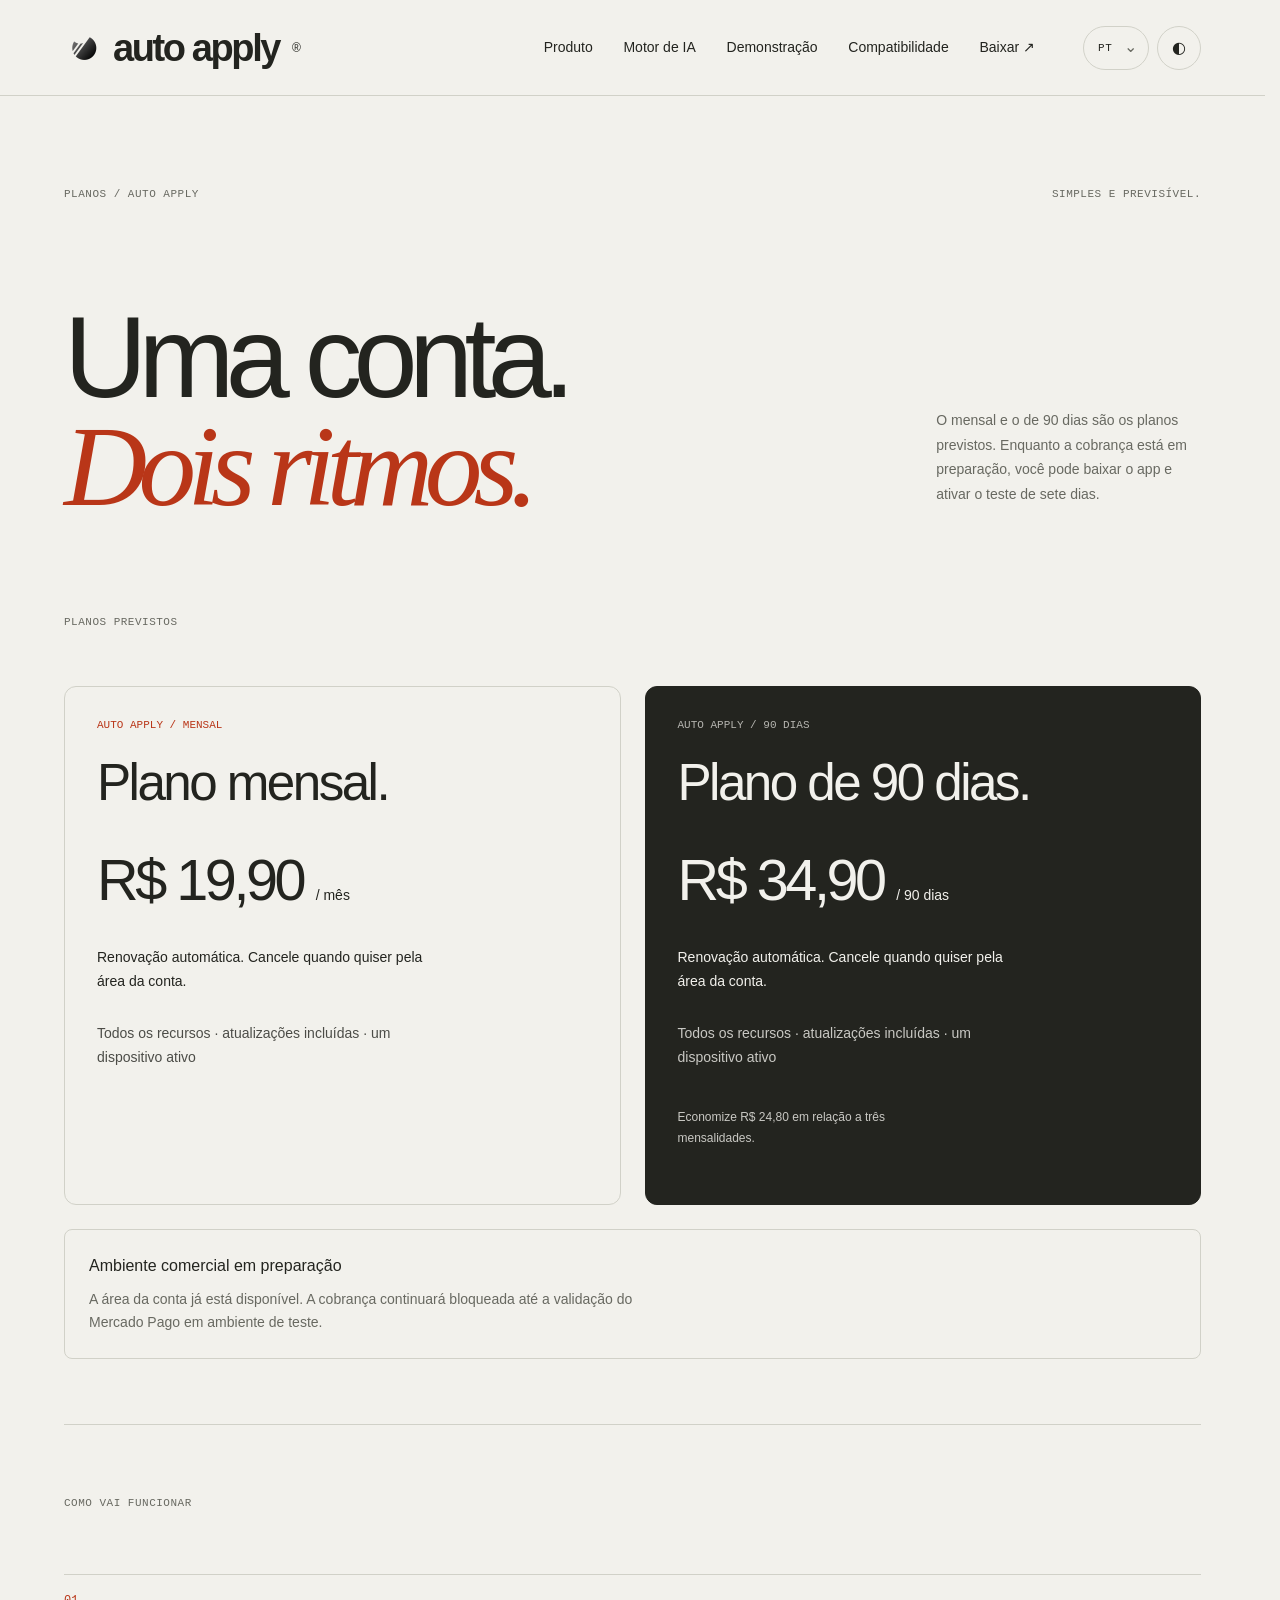
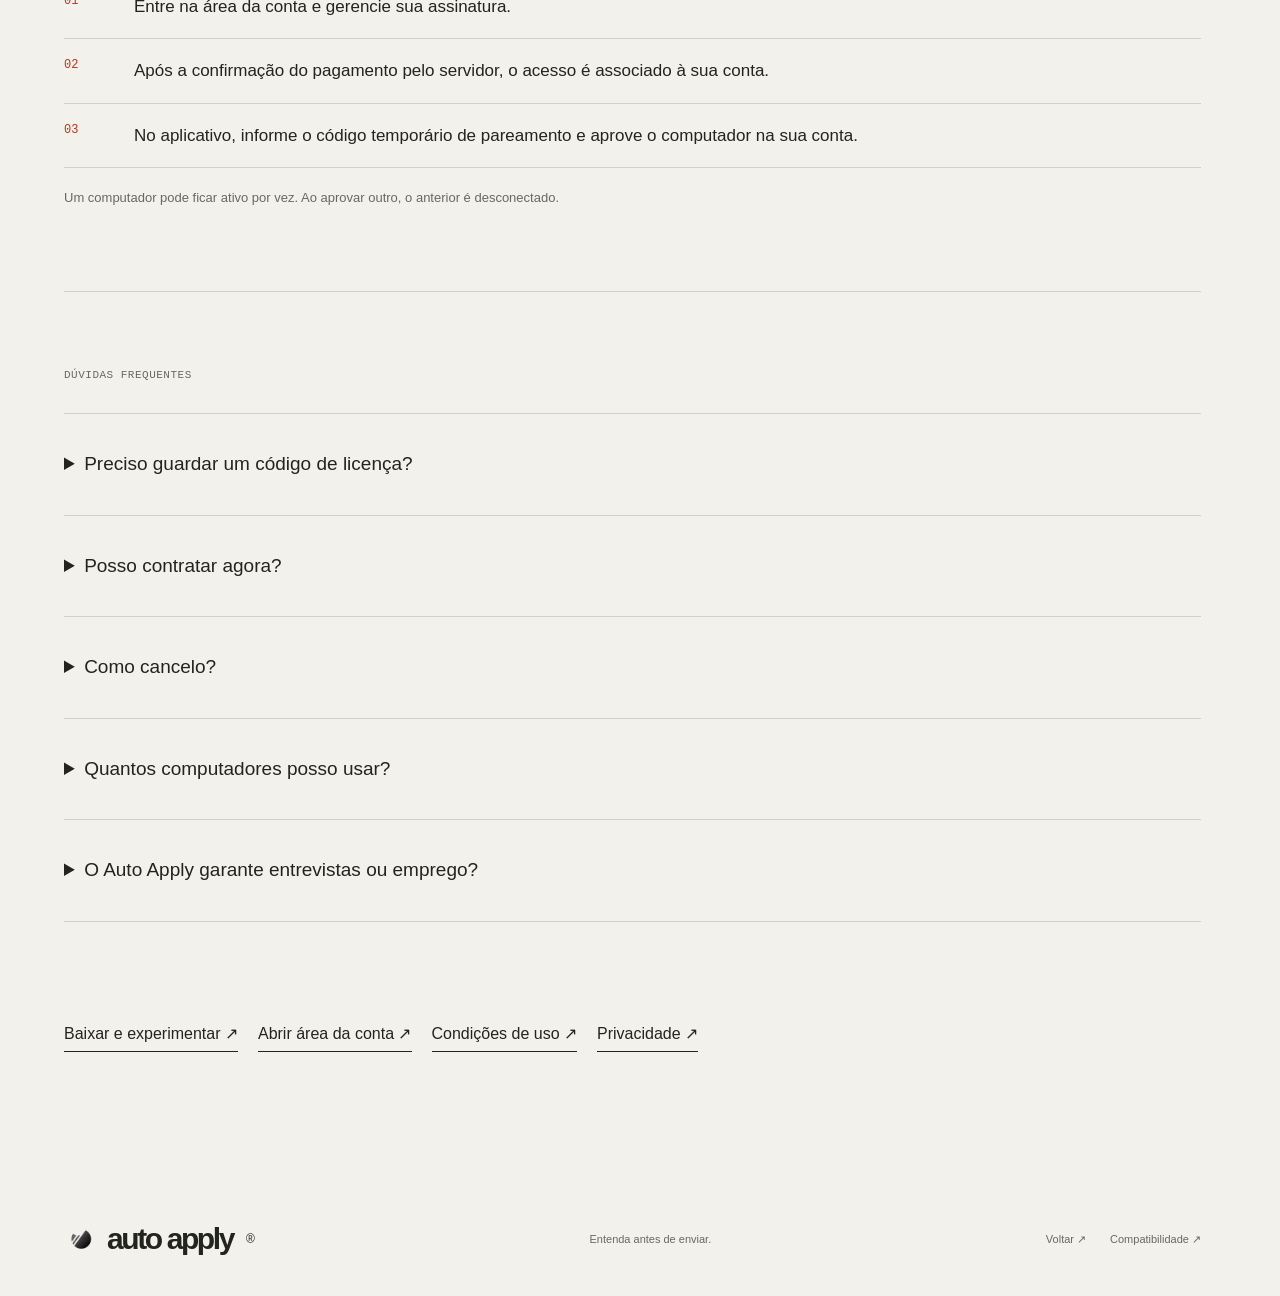
<file: docs/planos.html>
<!doctype html><html lang="pt-BR"><head><meta charset="utf-8"><meta name="viewport" content="width=device-width,initial-scale=1"><script src="bootstrap.js"></script><meta name="theme-color" content="#f2f1ec"><meta name="description" content="Auto Apply mensal por R$ 19,90 ou 90 dias por R$ 34,90, com conta, cancelamento online e um dispositivo ativo."><meta property="og:title" content="Planos — Auto Apply"><meta property="og:description" content="Escolha Auto Apply mensal por R$ 19,90 ou 90 dias por R$ 34,90."><meta property="og:locale" content="pt_BR"><meta property="og:image" content="https://souzaeu.github.io/Auto-apply-downloads/assets/app-icon.png"><title>Planos — Auto Apply</title><link rel="icon" type="image/svg+xml" href="assets/app-icon.png"><link rel="apple-touch-icon" href="assets/app-icon.png"><link rel="stylesheet" href="style.css?v=214"><link rel="stylesheet" href="assets/commercial.css?v=221"><link rel="stylesheet" href="refinements.css?v=221"><script src="planos.js?v=221" type="module"></script></head>
<body data-page="plan"><a class="skip" data-i18n="skip" href="#main">Ir ao conteúdo</a><header class="header"><a class="logo" href="./" aria-label="Auto Apply, início" data-i18n-aria-label="home"><img src="assets/app-icon.png" alt="">auto apply<sup>®</sup></a><nav class="nav" aria-label="Principal" data-i18n-aria-label="nav"><a href="./#visao" data-i18n="nav.vision">Produto</a><a href="./#motor" data-i18n="nav.process">Motor de IA</a><a href="./#demonstracao" data-i18n="nav.explorations">Demonstração</a><a href="compatibilidade.html" data-i18n="nav.compatibility">Compatibilidade</a><a href="./#download" data-i18n="plan.download">Baixar ↗</a></nav><div class="header-actions"><div class="preferences"><label class="language-control"><span class="sr-only" data-i18n="language">Idioma</span><select class="language-select" aria-label="Idioma" data-i18n-aria-label="language"><option value="pt-BR" lang="pt-BR">PT</option><option value="en" lang="en">EN</option><option value="es" lang="es">ES</option></select><span aria-hidden="true">⌄</span></label><button class="theme-toggle" type="button" aria-label="Ativar tema escuro">◐</button></div></div><a class="plan-back" href="./" data-i18n="plan.back">Voltar ↗</a></header>
<main id="main" class="plan-page wrap"><div class="section-tag"><span data-i18n="plan.tag">PLANOS / AUTO APPLY</span><span data-i18n="plan.tagline">SIMPLES E PREVISÍVEL.</span></div><div class="plan-head"><h1 data-i18n="plan.title">Uma conta.<br><em>Dois ritmos.</em></h1><p data-i18n="plan.intro">O mensal e o de 90 dias são os planos previstos. Enquanto a cobrança está em preparação, você pode baixar o app e ativar o teste de sete dias.</p></div>
<section class="commercial-offers" aria-labelledby="offers-heading"><div class="section-tag"><span id="offers-heading" data-i18n="plan.label">PLANOS PREVISTOS</span></div><div class="offer-grid"><article class="offer-card"><span class="plan-eyebrow">AUTO APPLY / MENSAL</span><h2 data-i18n="plan.duration30">Plano mensal.</h2><p class="offer-price">R$ 19,90 <span data-i18n="plan.period">/ mês</span></p><p data-i18n="plan.payment">Renovação automática. Cancele quando quiser pela área da conta.</p><p class="offer-includes" data-i18n="plan.includes">Todos os recursos · atualizações incluídas · um dispositivo ativo</p></article><article class="offer-card offer-extended"><span class="plan-eyebrow">AUTO APPLY / 90 DIAS</span><h2 data-i18n="plan.duration90">Plano de 90 dias.</h2><p class="offer-price">R$ 34,90 <span data-i18n="plan.period90">/ 90 dias</span></p><p data-i18n="plan.payment">Renovação automática. Cancele quando quiser pela área da conta.</p><p class="offer-includes" data-i18n="plan.includes">Todos os recursos · atualizações incluídas · um dispositivo ativo</p><p class="offer-saving" data-i18n="plan.saving">Economize R$ 24,80 em relação a três mensalidades.</p></article></div><div class="commercial-notice" role="status"><strong data-i18n="plan.pending">Ambiente comercial em preparação</strong><p data-i18n="plan.note">A área da conta já está disponível. A cobrança continuará bloqueada até a validação do Mercado Pago em ambiente de teste.</p></div></section>
<section class="plan-how"><div class="section-tag"><span data-i18n="plan.how.tag">COMO FUNCIONA</span></div><ol><li><strong>01</strong><span data-i18n="plan.how.one">Entre na área da conta e gerencie sua assinatura.</span></li><li><strong>02</strong><span data-i18n="plan.how.two">Após a confirmação do pagamento pelo servidor, o acesso é associado à sua conta.</span></li><li><strong>03</strong><span data-i18n="plan.how.three">No aplicativo, informe o código temporário de pareamento e aprove o computador na sua conta.</span></li></ol><p data-i18n="plan.how.note">Um computador pode ficar ativo por vez. Ao aprovar outro, o anterior é desconectado.</p></section>
<section class="plan-faq"><div class="section-tag"><span data-i18n="plan.faq.tag">DÚVIDAS FREQUENTES</span></div><details><summary data-i18n="plan.faq1.q">Preciso guardar um código de licença?</summary><p data-i18n="plan.faq1.a">Não. Novas assinaturas ficam vinculadas à conta. Códigos antigos existem apenas para compatibilidade.</p></details><details><summary data-i18n="plan.faq3.q">Posso assinar agora?</summary><p data-i18n="plan.faq3.a">A área da conta está no ar, mas a cobrança real ainda está bloqueada até concluirmos o teste do Mercado Pago.</p></details><details><summary data-i18n="plan.faq5.q">Como cancelo?</summary><p data-i18n="plan.faq5.a">Pela área da conta. O cancelamento impede novas cobranças e o período já pago permanece válido até o vencimento.</p></details><details><summary data-i18n="plan.activation.q">Quantos computadores posso usar?</summary><p data-i18n="plan.activation.a">Um computador ativo por vez. Você pode trocar pela área da conta; aprovar o novo desativa o anterior.</p></details><details><summary data-i18n="plan.guarantee.q">O Auto Apply garante entrevistas ou emprego?</summary><p data-i18n="plan.guarantee.a">Não. O app ajuda na busca, interpretação e preenchimento. O resultado depende do seu perfil, do portal e do processo seletivo.</p></details></section>
<div class="plan-links"><a href="./#download" data-i18n="plan.cta">Baixar e experimentar ↗</a><a href="https://auto-apply-billing.vsouzaeu.workers.dev/conta" data-i18n="plan.account">Abrir área da conta ↗</a><a href="termos.html">Condições de uso ↗</a><a href="privacidade.html">Privacidade ↗</a></div></main><footer class="footer wrap"><a class="logo" href="./"><img src="assets/app-icon.png" alt="">auto apply<sup>®</sup></a><span data-i18n="footer.tagline">Entenda antes de enviar.</span><div><a href="./" data-i18n="plan.back">Voltar ↗</a><a href="compatibilidade.html" data-i18n="footer.compatibility">Compatibilidade ↗</a></div></footer></body></html>
</file>
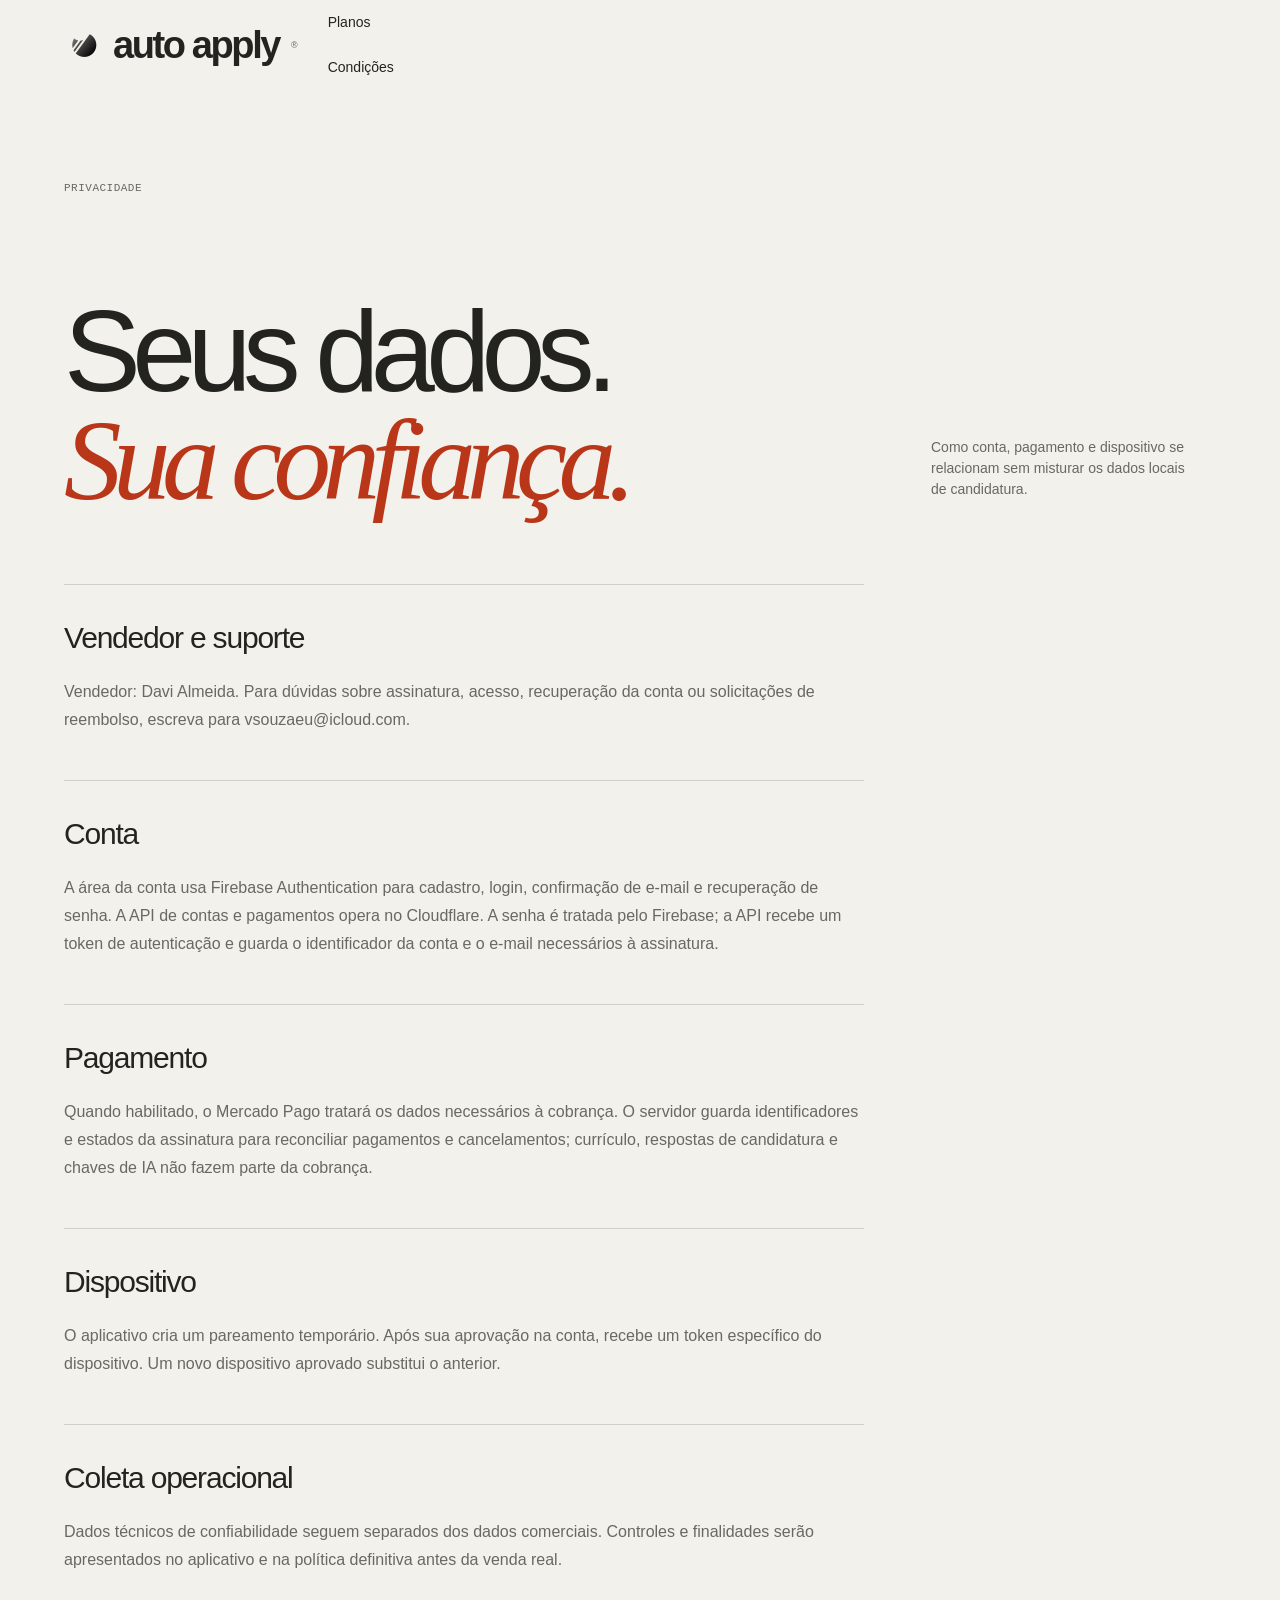
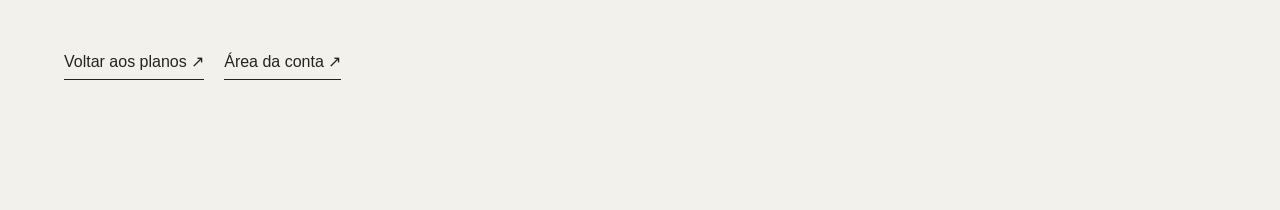
<file: docs/privacidade.html>
<!doctype html><html lang="pt-BR"><head><meta charset="utf-8"><meta name="viewport" content="width=device-width,initial-scale=1"><meta name="description" content="Privacidade da conta e assinatura do Auto Apply."><title>Privacidade — Auto Apply</title><link rel="stylesheet" href="style.css?v=214"><link rel="stylesheet" href="assets/commercial.css?v=221"></head><body><header class="nav wrap"><a class="logo" href="./"><img src="assets/app-icon.png" alt="">auto apply<sup>®</sup></a><nav><a href="planos.html">Planos</a><a href="termos.html">Condições</a></nav></header><main class="plan-page wrap"><div class="section-tag"><span>PRIVACIDADE</span></div><div class="plan-head"><h1>Seus dados.<br><em>Sua confiança.</em></h1><p>Como conta, pagamento e dispositivo se relacionam sem misturar os dados locais de candidatura.</p></div><div class="policy-body"><section><h2>Vendedor e suporte</h2><p>Vendedor: Davi Almeida. Para dúvidas sobre assinatura, acesso, recuperação da conta ou solicitações de reembolso, escreva para <a href="mailto:vsouzaeu@icloud.com">vsouzaeu@icloud.com</a>.</p></section><section><h2>Conta</h2><p>A área da conta usa Firebase Authentication para cadastro, login, confirmação de e-mail e recuperação de senha. A API de contas e pagamentos opera no Cloudflare. A senha é tratada pelo Firebase; a API recebe um token de autenticação e guarda o identificador da conta e o e-mail necessários à assinatura.</p></section><section><h2>Pagamento</h2><p>Quando habilitado, o Mercado Pago tratará os dados necessários à cobrança. O servidor guarda identificadores e estados da assinatura para reconciliar pagamentos e cancelamentos; currículo, respostas de candidatura e chaves de IA não fazem parte da cobrança.</p></section><section><h2>Dispositivo</h2><p>O aplicativo cria um pareamento temporário. Após sua aprovação na conta, recebe um token específico do dispositivo. Um novo dispositivo aprovado substitui o anterior.</p></section><section><h2>Coleta operacional</h2><p>Dados técnicos de confiabilidade seguem separados dos dados comerciais. Controles e finalidades serão apresentados no aplicativo e na política definitiva antes da venda real.</p></section></div><div class="plan-links"><a href="planos.html">Voltar aos planos ↗</a><a href="https://auto-apply-billing.vsouzaeu.workers.dev/conta">Área da conta ↗</a></div></main></body></html>
</file>
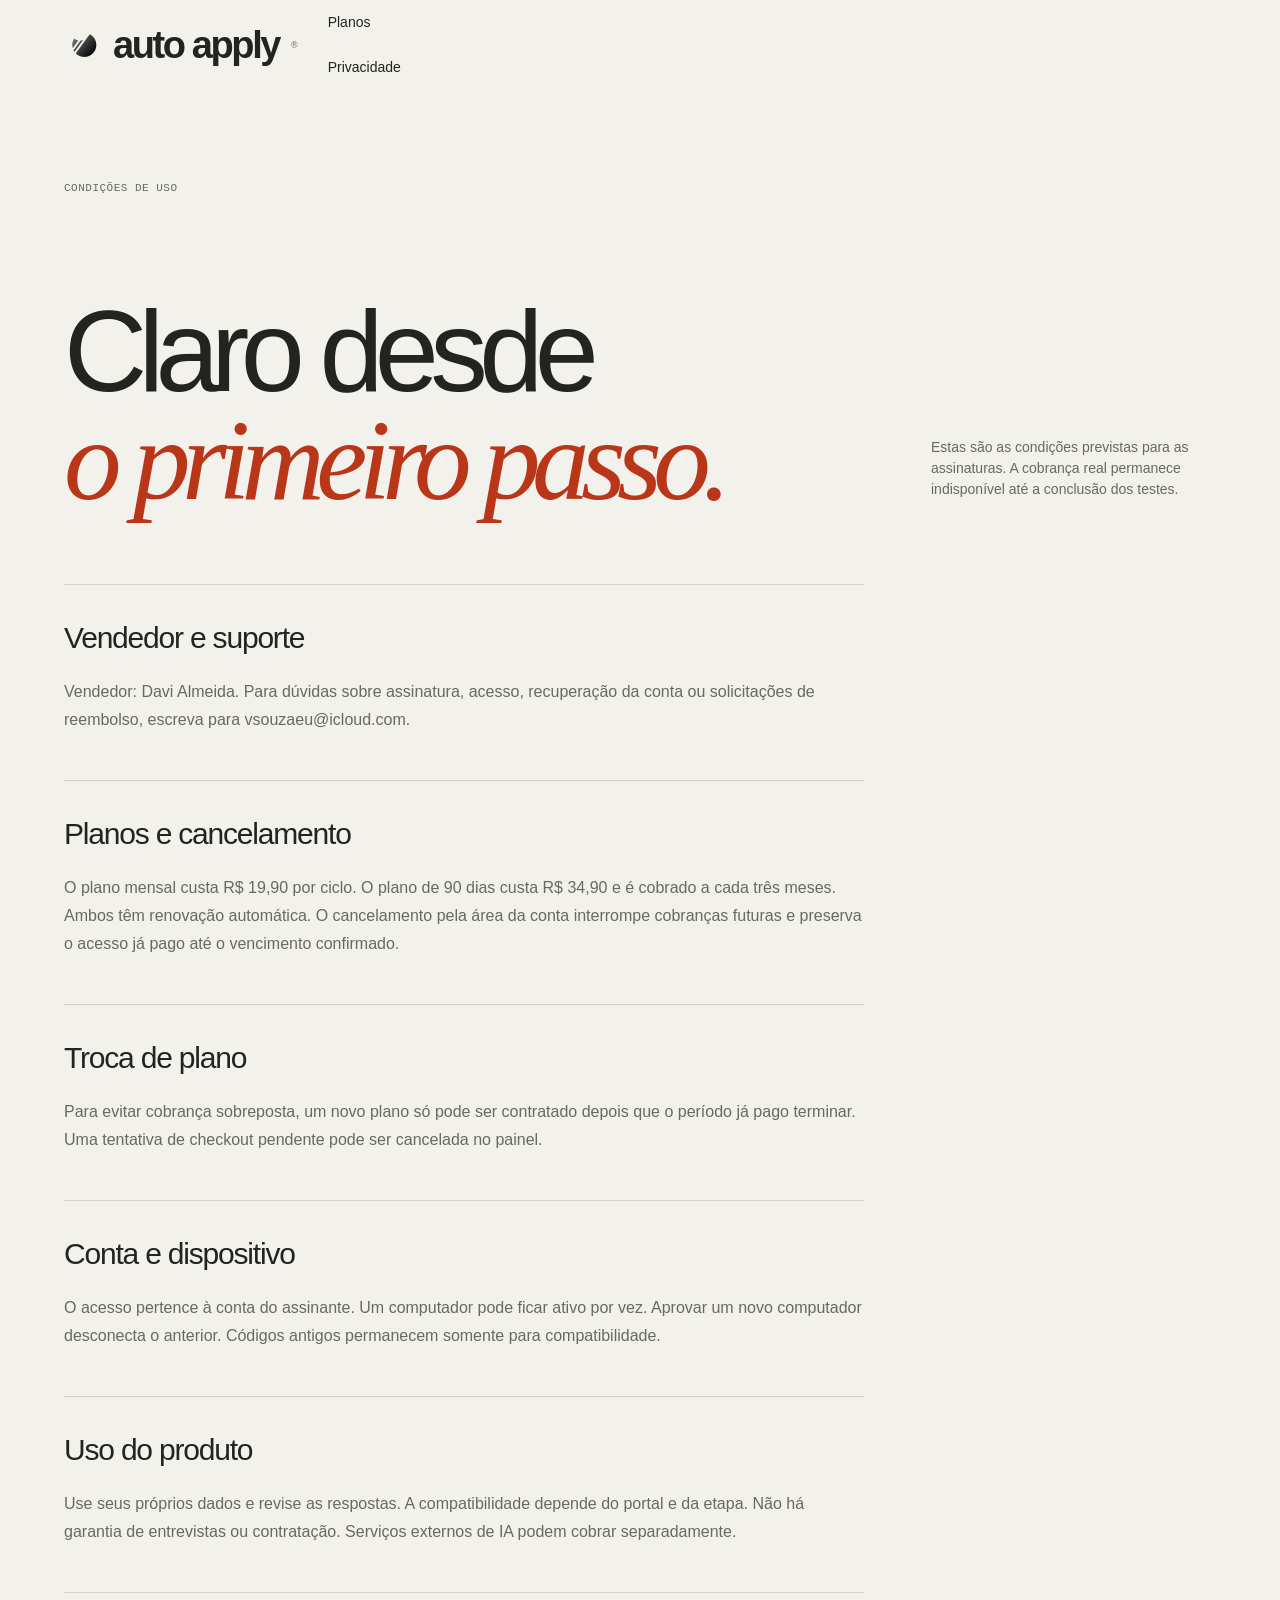
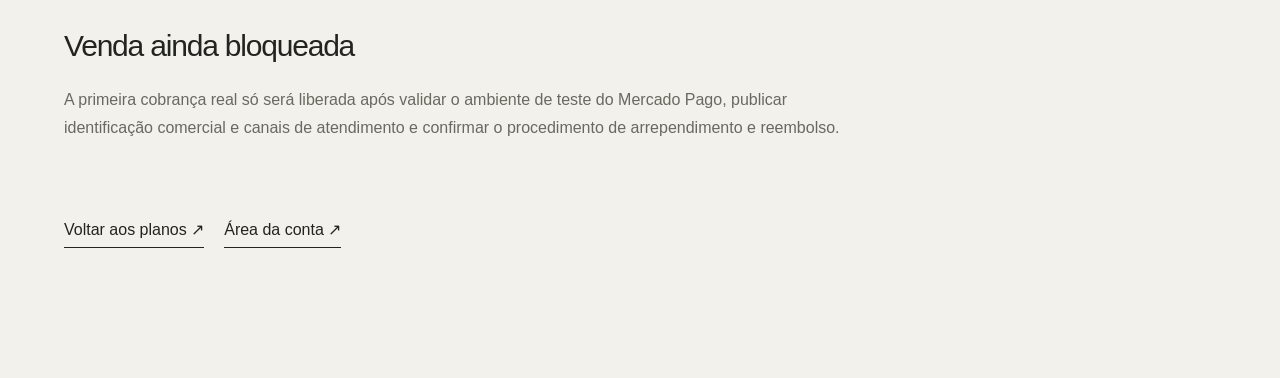
<file: docs/termos.html>
<!doctype html><html lang="pt-BR"><head><meta charset="utf-8"><meta name="viewport" content="width=device-width,initial-scale=1"><meta name="description" content="Condições comerciais do Auto Apply."><title>Condições de uso — Auto Apply</title><link rel="stylesheet" href="style.css?v=214"><link rel="stylesheet" href="assets/commercial.css?v=222"></head><body><header class="nav wrap"><a class="logo" href="./"><img src="assets/app-icon.png" alt="">auto apply<sup>®</sup></a><nav><a href="planos.html">Planos</a><a href="privacidade.html">Privacidade</a></nav></header><main class="plan-page wrap"><div class="section-tag"><span>CONDIÇÕES DE USO</span></div><div class="plan-head"><h1>Claro desde<br><em>o primeiro passo.</em></h1><p>Estas são as condições previstas para as assinaturas. A cobrança real permanece indisponível até a conclusão dos testes.</p></div><div class="policy-body"><section><h2>Vendedor e suporte</h2><p>Vendedor: Davi Almeida. Para dúvidas sobre assinatura, acesso, recuperação da conta ou solicitações de reembolso, escreva para <a href="mailto:vsouzaeu@icloud.com">vsouzaeu@icloud.com</a>.</p></section><section><h2>Planos e cancelamento</h2><p>O plano mensal custa R$ 19,90 por ciclo. O plano de 90 dias custa R$ 34,90 e é cobrado a cada três meses. Ambos têm renovação automática. O cancelamento pela área da conta interrompe cobranças futuras e preserva o acesso já pago até o vencimento confirmado.</p></section><section><h2>Troca de plano</h2><p>Para evitar cobrança sobreposta, um novo plano só pode ser contratado depois que o período já pago terminar. Uma tentativa de checkout pendente pode ser cancelada no painel.</p></section><section><h2>Conta e dispositivo</h2><p>O acesso pertence à conta do assinante. Um computador pode ficar ativo por vez. Aprovar um novo computador desconecta o anterior. Códigos antigos permanecem somente para compatibilidade.</p></section><section><h2>Uso do produto</h2><p>Use seus próprios dados e revise as respostas. A compatibilidade depende do portal e da etapa. Não há garantia de entrevistas ou contratação. Serviços externos de IA podem cobrar separadamente.</p></section><section><h2>Venda ainda bloqueada</h2><p>A primeira cobrança real só será liberada após validar o ambiente de teste do Mercado Pago, publicar identificação comercial e canais de atendimento e confirmar o procedimento de arrependimento e reembolso.</p></section></div><div class="plan-links"><a href="planos.html">Voltar aos planos ↗</a><a href="https://auto-apply-billing.vsouzaeu.workers.dev/conta">Área da conta ↗</a></div></main></body></html>
</file>
<file: docs/style.css>
@font-face {
  font-family: Forma;
  src: local('Helvetica Neue');
  font-display: swap;
}
:root {
  --paper: #f2f1ec;
  --ink: #23241f;
  --muted: #686961;
  --line: #d1d1c8;
  --accent: #f4542e;
  --ease: cubic-bezier(0.16, 1, 0.3, 1);
}
* {
  box-sizing: border-box;
}
html {
  scroll-padding-top: 95px;
}
body {
  margin: 0;
  color: var(--ink);
  background: var(--paper);
  font:
    16px/1.5 Forma,
    'Helvetica Neue',
    Arial,
    sans-serif;
  -webkit-font-smoothing: antialiased;
}
button,
a,
input,
textarea,
select {
  -webkit-tap-highlight-color: transparent;
}
a {
  color: inherit;
  text-decoration: none;
}
button {
  font: inherit;
  color: inherit;
  cursor: pointer;
}
button:disabled {
  cursor: default;
}
button,
a {
  touch-action: manipulation;
}
button {
  border: 0;
  background: none;
}
a:focus-visible,
button:focus-visible,
textarea:focus-visible,
select:focus-visible,
summary:focus-visible {
  outline: 2px solid var(--accent);
  outline-offset: 6px;
}
::selection {
  color: var(--paper);
  background: var(--accent);
}
.wrap {
  max-width: 1600px;
  margin: 0 auto;
  padding-left: 5vw;
  padding-right: 5vw;
}
.header {
  height: 96px;
  display: flex;
  align-items: center;
  justify-content: space-between;
  padding: 0 5vw;
  border-bottom: 1px solid var(--line);
  position: relative;
  z-index: 5;
}
.logo {
  display: inline-flex;
  align-items: center;
  gap: 9px;
  white-space: nowrap;
  font-size: 38px;
  line-height: 1;
  font-weight: 650;
  letter-spacing: -2.4px;
}
.logo img {
  width: 40px;
  height: 40px;
  padding: 4px;
  border-radius: 10px;
  background: transparent;
  object-fit: contain;
  flex: none;
}
.logo sup {
  font: 12px Arial;
  vertical-align: top;
  margin-left: 4px;
  letter-spacing: 0;
}
.nav {
  display: flex;
  align-items: center;
  gap: 42px;
  font-size: 14px;
}
.nav sup {
  font-size: 9px;
  margin-left: 3px;
  color: var(--muted);
}
.nav a {
  position: relative;
}
.nav a:after {
  content: '';
  height: 1px;
  position: absolute;
  left: 0;
  right: 0;
  bottom: -5px;
  background: var(--ink);
  transform: scaleX(0);
  transform-origin: left;
  transition: transform 0.4s var(--ease);
}
.nav a:hover:after {
  transform: scaleX(1);
}
.text-button {
  padding: 0;
  text-align: left;
}
.text-button span {
  margin-left: 13px;
  color: var(--accent);
}
.progress {
  position: fixed;
  top: 0;
  left: 0;
  height: 3px;
  background: var(--accent);
  width: 100%;
  transform: scaleX(0);
  transform-origin: left;
  z-index: 20;
  pointer-events: none;
}
.eyebrow,
.section-tag,
.object-caption,
.scene-count,
.project-meta,
.project-foot,
.stage-progress,
.small,
.contact-bottom > span {
  font:
    11px/1.5 'Courier New',
    monospace;
  letter-spacing: 0.045em;
}
.hero {
  position: relative;
  min-height: calc(100svh - 96px);
  padding-top: 35px;
  display: flex;
  flex-direction: column;
  isolation: isolate;
}
.hero-label {
  display: flex;
  align-items: center;
  gap: 9px;
  position: relative;
  z-index: 2;
}
.hero-label i {
  width: 7px;
  height: 7px;
  background: var(--accent);
  border-radius: 100%;
  display: inline-block;
}
.concept {
  margin-left: auto;
  color: var(--muted);
}
.hero-type {
  position: relative;
  z-index: 2;
  pointer-events: none;
  padding: 46px 0 38px;
  width: 65%;
}
h1 {
  font-size: clamp(76px, 9.1vw, 156px);
  line-height: 0.94;
  letter-spacing: -0.075em;
  font-weight: 500;
  margin: 0;
}
.line {
  display: block;
  padding-bottom: 0.1em;
  overflow: hidden;
}
.line > span {
  display: block;
}
.italic,
em {
  font-family: Georgia, 'Times New Roman', serif;
  font-weight: 400;
  font-style: italic;
  letter-spacing: -0.075em;
}
.italic {
  color: var(--accent);
}
.sculpture {
  position: absolute;
  z-index: 1;
  right: 1vw;
  top: 40px;
  width: 54%;
  height: calc(100% - 110px);
  min-height: 440px;
  display: grid;
  place-items: center;
  pointer-events: none;
}
.sculpture canvas {
  width: 100%;
  height: 100%;
  position: absolute;
  inset: 0;
  opacity: 0;
  transition: opacity 1s;
}
.sculpture.ready canvas {
  opacity: 1;
}
.sculpture.ready .sculpture-fallback {
  opacity: 0;
}
.sculpture-fallback {
  width: 60%;
  aspect-ratio: 1;
  border-radius: 48%;
  background: conic-gradient(
    from 30deg,
    #9c9e96,
    #eeeeda 12%,
    #454a44 27%,
    #e8e9e4 41%,
    #979d9b 58%,
    #333e3b 65%,
    #d8dbd6 80%,
    #9c9e96
  );
  box-shadow:
    inset 14px 8px 24px #fff9,
    20px 25px 60px #252a2a22;
  transform: rotate(-22deg);
  transition: opacity 0.5s;
  mask-image: radial-gradient(circle, transparent 27%, #000 28%);
}
.object-caption {
  position: absolute;
  left: 22%;
  right: 10%;
  bottom: 20px;
  font-size: 9px;
  display: flex;
  justify-content: space-between;
  gap: 15px;
  color: var(--muted);
}
.live-dot:before {
  content: '';
  display: inline-block;
  width: 4px;
  height: 4px;
  background: var(--accent);
  border-radius: 50%;
  margin-right: 6px;
}
.hero-bottom {
  position: relative;
  z-index: 2;
  display: flex;
  justify-content: space-between;
  align-items: flex-end;
  gap: 20px;
  padding-bottom: 28px;
  margin-top: auto;
}
.hero-bottom p {
  font-size: 14px;
  line-height: 1.5;
  margin: 0;
}
.round-link {
  display: flex;
  align-items: center;
  gap: 30px;
  font-size: 12px;
  margin-left: 15%;
}
.round-link b {
  font-size: 22px;
  font-weight: 400;
  border: 1px solid var(--line);
  border-radius: 50%;
  height: 53px;
  width: 53px;
  display: grid;
  place-items: center;
  transition:
    background 0.3s,
    color 0.3s;
}
.round-link:hover b {
  background: var(--ink);
  color: var(--paper);
}
.motion {
  font:
    11px 'Courier New',
    monospace;
  display: flex;
  gap: 7px;
  align-items: center;
  padding: 10px 0;
  color: var(--muted);
}
.vision {
  padding-top: 120px;
  padding-bottom: 120px;
  border-top: 1px solid var(--line);
}
.section-tag {
  display: flex;
  justify-content: space-between;
  gap: 20px;
  padding-bottom: 30px;
  color: var(--muted);
}
.manifesto {
  font-size: clamp(32px, 4.1vw, 65px);
  font-weight: 400;
  line-height: 1.17;
  letter-spacing: -0.045em;
  max-width: 1100px;
  margin: 40px 0 70px;
}
.manifesto em {
  color: var(--accent);
  letter-spacing: -0.05em;
}
.manifesto .word {
  display: inline-block;
}
.vision-bottom {
  display: grid;
  grid-template-columns: 1fr 1fr 1fr;
  align-items: center;
  gap: 30px;
  font-size: 14px;
  color: var(--muted);
}
.asterisk {
  color: var(--accent);
  font-size: 74px;
  line-height: 1;
}
.vision-bottom p {
  margin: 0;
}
.experiments {
  padding-top: 30px;
  background: #e9e9e2;
}
.showcase {
  position: relative;
}
.showcase-sticky {
  padding-top: 35px;
  padding-bottom: 30px;
}
.showcase-header {
  display: flex;
  align-items: flex-end;
  justify-content: space-between;
  padding-bottom: 35px;
  gap: 30px;
}
.showcase-header h2 {
  font-size: clamp(40px, 4.7vw, 74px);
  letter-spacing: -0.055em;
  line-height: 1.02;
  font-weight: 400;
  margin: 0;
}
.showcase-header h2 em {
  letter-spacing: -0.065em;
}
.showcase-header p {
  font-size: 13px;
  color: var(--muted);
  margin: 0 10% 4px 0;
}
.scene-count {
  color: var(--muted);
  white-space: nowrap;
}
.scene-count b {
  font-weight: 400;
  color: var(--ink);
  font-size: 24px;
  letter-spacing: -0.06em;
  margin-right: 6px;
}
.project-stage {
  position: relative;
}
.project {
  margin-bottom: 25px;
  position: relative;
  overflow: hidden;
  border-radius: 4px;
  background: #ded4c4;
  transform-origin: 50% 50%;
}
.project-meta,
.project-foot {
  display: flex;
  justify-content: space-between;
  align-items: center;
  padding: 19px 27px;
  font-size: 10px;
}
.project-meta > span:first-child {
  font-family: Arial, sans-serif;
  font-size: 25px;
  letter-spacing: -1px;
  font-weight: 500;
}
.project-meta > span:last-child {
  font-size: 9px;
  letter-spacing: 0.12em;
}
.project-foot {
  position: relative;
  z-index: 2;
  border-top: 1px solid #2222;
}
.project-foot button {
  padding: 8px 0;
  font: inherit;
  display: flex;
  align-items: center;
  gap: 28px;
}
.project-foot button span {
  font-size: 21px;
  line-height: 0.5;
  transition: transform 0.3s;
}
.project-foot button:hover span {
  transform: translate(3px, -3px);
}
.orbe-art,
.nexo-art,
.essencia-art {
  height: clamp(300px, 35vh, 440px);
  position: relative;
  overflow: hidden;
  margin: 0 26px;
}
.orbe-art {
  background: repeating-linear-gradient(0deg, transparent 0 31px, #2221 32px 33px), linear-gradient(135deg, #bdb3a4, #ddd2c1);
}
.arch {
  position: absolute;
  bottom: -25%;
  height: 130%;
  width: 34%;
  border-radius: 50% 50% 0 0;
  box-shadow:
    inset 20px 0 25px #fff4,
    25px 10px 40px #39382d44;
  transform: rotate(20deg);
  background: linear-gradient(90deg, #8b8b7c, #d6cfc0 45%, #c2b9a5);
}
.arch-one {
  left: 46%;
  z-index: 2;
}
.arch-two {
  left: 67%;
  z-index: 1;
  background: linear-gradient(90deg, #89887d, #c3beac);
}
.arch-three {
  width: 29%;
  left: 86%;
  z-index: 0;
}
.orbe-sun {
  position: absolute;
  border-radius: 50%;
  height: 120px;
  width: 120px;
  background: #eddfba;
  left: 7%;
  top: 15%;
  filter: blur(1px);
  opacity: 0.8;
}
.art-caption {
  position: absolute;
  left: 5%;
  bottom: 15%;
  font-size: clamp(35px, 4.6vw, 73px);
  line-height: 0.95;
  letter-spacing: -0.06em;
  z-index: 3;
  color: #f7f4e8;
}
.art-note {
  position: absolute;
  left: 6%;
  top: 12%;
  font: 9px 'Courier New';
  z-index: 3;
  letter-spacing: 0.07em;
}
.project-nexo {
  background: #c6c6ef;
}
.nexo-mark {
  margin-left: 3px;
  color: #5b45c4;
}
.nexo-art {
  background: repeating-linear-gradient(90deg, transparent 0 48px, #fff1 49px 50px), linear-gradient(135deg, #323277, #5452a1);
  color: #f0f0ff;
}
.nexo-head {
  position: absolute;
  z-index: 2;
  left: 7%;
  top: 19%;
  font-size: clamp(40px, 5vw, 80px);
  line-height: 0.95;
  letter-spacing: -0.065em;
}
.nexo-head em {
  color: #c0b5fc;
}
.orbit-system {
  position: absolute;
  width: 380px;
  height: 380px;
  right: 2%;
  top: 50%;
  transform: translateY(-50%);
  perspective: 600px;
}
.orbit {
  position: absolute;
  inset: 10%;
  border: 1px solid #c8c0ff88;
  border-radius: 50%;
}
.o1 {
  transform: rotateY(60deg) rotateZ(-20deg);
}
.o2 {
  transform: rotateX(62deg) rotateY(10deg);
}
.o3 {
  transform: rotate(-23deg);
}
.orbit-core {
  position: absolute;
  inset: 33%;
  display: grid;
  place-items: center;
  border-radius: 28%;
  background: linear-gradient(135deg, #d8d1ff, #7b6fcd);
  font-size: 76px;
  font-weight: 600;
  line-height: 1;
  color: #393179;
  box-shadow:
    inset 8px 10px 20px #fff6,
    20px 25px 40px #17173d55;
  transform: rotate(-12deg);
}
.orbit-satellite {
  position: absolute;
  top: 26%;
  right: 6%;
  width: 58px;
  height: 58px;
  display: grid;
  place-items: center;
  border-radius: 50%;
  font-size: 25px;
  color: #393179;
  background: #dcd6ff;
}
.nexo-chip {
  position: absolute;
  bottom: 9%;
  left: 7%;
  font: 10px 'Courier New';
  border: 1px solid #bab3e86b;
  border-radius: 30px;
  padding: 8px 14px;
}
.project-essencia {
  background: #d2d7bd;
}
.essencia-art {
  background: repeating-linear-gradient(0deg, transparent 0 39px, #26331b18 40px 41px), linear-gradient(135deg, #a9b497, #d0d8bf);
}
.essencia-title {
  position: absolute;
  left: 7%;
  top: 20%;
  font-family: Georgia, serif;
  font-size: clamp(40px, 5.5vw, 86px);
  line-height: 0.98;
  letter-spacing: -0.06em;
  color: #f7f2df;
  z-index: 2;
}
.essencia-note {
  position: absolute;
  bottom: 9%;
  left: 7%;
  font: 10px/1.6 'Courier New';
  color: #f7f2df;
}
.vase {
  position: absolute;
  right: 10%;
  top: 7%;
  height: 90%;
  width: 250px;
}
.vase-body {
  position: absolute;
  bottom: 7%;
  left: 10%;
  width: 70%;
  height: 60%;
  border-radius: 42% 42% 35% 35%;
  background: linear-gradient(100deg, #a66345, #dca47c 42%, #c28561 70%, #8c5035);
  box-shadow:
    inset 4px 0 10px #fff3,
    20px 20px 40px #37432a33;
  z-index: 2;
}
.vase-neck {
  position: absolute;
  bottom: 56%;
  left: 34%;
  width: 23%;
  height: 20%;
  border-radius: 5px 5px 30% 30%;
  background: linear-gradient(90deg, #ae6b4c, #d59d75, #a35e40);
  z-index: 3;
}
.vase-shadow {
  position: absolute;
  bottom: 0;
  left: 0;
  width: 100%;
  height: 14%;
  background: #49513855;
  filter: blur(13px);
  border-radius: 50%;
}
.stem {
  position: absolute;
  bottom: 70%;
  left: 45%;
  height: 50%;
  border-left: 3px solid #4f6041;
  transform-origin: bottom;
  transform: rotate(15deg);
  z-index: 1;
}
.stem:before,
.stem:after {
  content: '';
  position: absolute;
  left: 0;
  top: 0;
  width: 45px;
  height: 85px;
  border-radius: 0 100% 0 100%;
  background: linear-gradient(45deg, #526348, #7a8960);
  transform: rotate(10deg);
}
.stem:after {
  left: -38px;
  top: 40px;
  transform: scaleX(-1) rotate(-15deg);
}
.stem.s2 {
  transform: rotate(-22deg);
  height: 40%;
}
.stage-progress {
  display: flex;
  gap: 7px;
  justify-content: center;
  margin-top: 15px;
}
.stage-progress span {
  height: 2px;
  width: 32px;
  background: #c9cac2;
}
.stage-progress span.active {
  background: var(--ink);
}
.approach {
  padding-top: 110px;
  padding-bottom: 100px;
}
.approach-head {
  display: flex;
  justify-content: space-between;
  align-items: flex-end;
  gap: 30px;
  margin: 35px 0 55px;
}
.approach-head h2 {
  font-size: clamp(35px, 4vw, 63px);
  font-weight: 400;
  letter-spacing: -0.055em;
  line-height: 1.08;
  margin: 0;
}
.approach-head em {
  color: var(--muted);
}
.approach-head p {
  font-size: 13px;
  color: var(--muted);
  margin: 0;
}
.approach-rows article {
  display: grid;
  grid-template-columns: 8% 1fr 30% 5%;
  gap: 20px;
  align-items: center;
  border-top: 1px solid var(--line);
  padding: 29px 0;
}
.approach-rows article > span {
  font: 11px 'Courier New';
  color: var(--muted);
}
.approach-rows h3 {
  font-size: 23px;
  line-height: 1.2;
  font-weight: 400;
  letter-spacing: -0.035em;
  margin: 0;
}
.approach-rows p {
  font-size: 13px;
  color: var(--muted);
  margin: 0;
}
.approach-rows b {
  font-size: 24px;
  text-align: right;
  font-weight: 400;
  color: var(--accent);
}
.contact {
  background: var(--accent);
  padding-top: 45px;
  padding-bottom: 40px;
  color: #f8f2e8;
}
.contact .section-tag {
  color: #f8f2e8bb;
}
.contact-title {
  font-size: clamp(70px, 13vw, 210px);
  letter-spacing: -0.075em;
  line-height: 0.94;
  font-weight: 500;
  text-align: left;
  position: relative;
  width: 100%;
  padding: 42px 0 50px;
  color: inherit;
}
.contact-title em {
  letter-spacing: -0.085em;
}
.contact-arrow {
  position: absolute;
  right: 1vw;
  top: 20%;
  font-size: clamp(110px, 20vw, 300px);
  line-height: 1;
  font-weight: 300;
  transition: transform 0.7s var(--ease);
}
.contact-title:hover .contact-arrow {
  transform: translate(15px, -15px);
}
.contact-bottom {
  display: flex;
  justify-content: space-between;
  align-items: flex-end;
}
.contact-bottom p {
  font-size: 14px;
  line-height: 1.5;
  margin: 0;
}
.contact-bottom > span {
  font-size: 9px;
  text-align: right;
  color: #f8f2e8bb;
}
.footer {
  padding-top: 35px;
  padding-bottom: 35px;
  display: flex;
  align-items: center;
  justify-content: space-between;
  gap: 30px;
  font-size: 11px;
  color: var(--muted);
}
.footer .logo {
  color: var(--ink);
  font-size: 30px;
}
.footer .logo img {
  width: 34px;
  height: 34px;
}
.footer > div {
  display: flex;
  gap: 30px;
}
.menu-button,
.mobile-nav {
  display: none;
}
.dialog {
  position: fixed;
  border: 0;
  background: var(--paper);
  color: var(--ink);
  width: min(560px, calc(100% - 30px));
  max-height: 90svh;
  padding: 45px;
  overflow: auto;
  border-radius: 5px;
  box-shadow: 0 15px 100px #0003;
}
.dialog::backdrop {
  background: #20221ec2;
  backdrop-filter: blur(8px);
}
.dialog-close {
  position: absolute;
  right: 20px;
  top: 12px;
  font-size: 30px;
}
.dialog h2 {
  font-size: 52px;
  line-height: 1;
  letter-spacing: -0.055em;
  font-weight: 400;
  margin: 25px 0;
}
.dialog h2 em {
  color: var(--accent);
}
.dialog p {
  font-size: 14px;
  color: var(--muted);
}
.dialog label {
  display: block;
  font-size: 12px;
  margin: 22px 0 9px;
}
.dialog select,
.dialog textarea {
  width: 100%;
  background: transparent;
  border: 1px solid #acada4;
  color: var(--ink);
  border-radius: 3px;
  font: 14px/1.5 Arial;
  padding: 12px;
}
.dialog textarea {
  resize: vertical;
  min-height: 100px;
}
.button {
  background: var(--ink);
  color: var(--paper);
  padding: 15px 20px;
  font-size: 13px;
  border-radius: 3px;
  margin-top: 20px;
  transition: background 0.25s;
}
.button:hover {
  background: #45473e;
}
.dialog pre {
  white-space: pre-wrap;
  overflow-wrap: anywhere;
  font: 13px/1.6 'Courier New';
  padding: 20px;
  background: #e6e6de;
}
.dialog dt {
  font-size: 11px;
  text-transform: uppercase;
  letter-spacing: 0.1em;
  margin-top: 25px;
}
.dialog dd {
  margin: 6px 0 0;
  font-size: 15px;
}
.dialog .small {
  font-size: 10px;
}
.skip {
  position: fixed;
  top: -100px;
  left: 10px;
  z-index: 50;
  background: var(--ink);
  color: var(--paper);
  padding: 10px;
}
.skip:focus {
  top: 10px;
}
.nojs {
  padding: 20px;
  border-top: 1px solid var(--line);
  font-size: 13px;
}
.motion-off *,
.motion-off *:before,
.motion-off *:after {
  animation: none !important;
  scroll-behavior: auto !important;
}
.motion-off .showcase {
  height: auto !important;
}
.motion-off .showcase-sticky {
  position: relative !important;
  top: auto !important;
}
.motion-off .project {
  position: relative !important;
  inset: auto !important;
  opacity: 1 !important;
  transform: none !important;
  visibility: visible !important;
}
.motion-off .project-stage {
  height: auto !important;
}
.motion-off .stage-progress {
  display: none;
}
.motion-off .word {
  opacity: 1 !important;
}
.motion-off .hero-type .line > span {
  transform: none !important;
}
@media (min-width: 801px) {
  .enhanced .showcase {
    height: 290vh;
  }
  .enhanced .showcase-sticky {
    position: sticky;
    top: 0;
    min-height: 100svh;
    display: flex;
    flex-direction: column;
    justify-content: center;
  }
  .enhanced .showcase-sticky > .wrap {
    width: 100%;
  }
  .enhanced .project-stage {
    height: calc(clamp(300px, 35vh, 440px) + 140px);
  }
  .enhanced .project {
    position: absolute;
    inset: 0 5vw;
    margin: 0;
  }
  .enhanced .project:not(:first-child) {
    opacity: 0;
    visibility: hidden;
  }
}
@media (min-width: 1500px) {
  .hero-type {
    padding-top: 70px;
  }
  .hero {
    max-height: 1100px;
  }
  .sculpture {
    height: calc(100% - 80px);
  }
}
@media (max-width: 1100px) {
  .nav {
    gap: 25px;
  }
  .hero-type {
    width: 70%;
    padding-top: 70px;
  }
  h1 {
    font-size: 10.5vw;
  }
  .hero {
    min-height: 780px;
  }
  .sculpture {
    top: 50px;
    right: 0;
    width: 57%;
  }
  .hero-bottom {
    gap: 20px;
  }
  .round-link {
    margin-left: 0;
  }
  .object-caption {
    left: 25%;
    right: 10%;
    font-size: 8px;
  }
  .live-dot {
    display: none;
  }
  .approach-head p {
    max-width: 240px;
  }
  .approach-rows h3 {
    font-size: 21px;
  }
  .orbit-system {
    right: -3%;
    width: 320px;
    height: 320px;
  }
  .vase {
    right: 3%;
  }
}
@media (max-width: 800px) {
  .header {
    height: 77px;
  }
  .logo {
    font-size: 32px;
  }
  .logo img {
    width: 34px;
    height: 34px;
  }
  .wrap {
    padding-left: 6vw;
    padding-right: 6vw;
  }
  .header {
    padding: 0 6vw;
  }
  .nav {
    display: none;
  }
  .menu-button {
    display: flex;
    align-items: center;
    gap: 20px;
    font-size: 12px;
    padding: 10px 0;
  }
  .menu-button span {
    font-size: 24px;
  }
  .mobile-nav:not([hidden]) {
    display: flex;
    position: absolute;
    top: 77px;
    left: 0;
    right: 0;
    background: var(--paper);
    padding: 25px 6vw;
    z-index: 10;
    gap: 25px;
    border-bottom: 1px solid var(--line);
    flex-direction: column;
  }
  .mobile-nav button {
    padding: 0;
    text-align: left;
  }
  .hero {
    min-height: 0;
    padding-top: 25px;
  }
  .hero-label {
    font-size: 9px;
    letter-spacing: 0;
    flex-wrap: wrap;
  }
  .concept {
    display: none;
  }
  .hero-type {
    padding: 35px 0 0;
    width: 100%;
  }
  h1 {
    font-size: clamp(70px, 14vw, 110px);
  }
  .hero-type .line:nth-child(2) {
    display: inline-block;
    vertical-align: top;
    margin-right: 0.05em;
  }
  .hero-type .line:nth-child(3) {
    display: block;
  }
  .sculpture {
    position: relative;
    width: 100%;
    height: 390px;
    min-height: 0;
    right: auto;
    top: auto;
    margin: -15px 0 -5px;
    z-index: 0;
  }
  .object-caption {
    left: 0;
    right: 0;
    bottom: 12px;
    font-size: 8px;
  }
  .live-dot {
    display: inline;
  }
  .hero-bottom {
    flex-wrap: wrap;
    align-items: flex-end;
    padding: 25px 0 30px;
    border-top: 1px solid var(--line);
  }
  .hero-bottom p {
    font-size: 12px;
  }
  .round-link {
    margin-left: auto;
    gap: 12px;
  }
  .round-link span {
    font-size: 11px;
  }
  .round-link b {
    height: 40px;
    width: 40px;
  }
  .motion {
    width: 100%;
    padding-bottom: 0;
    font-size: 10px;
    margin-top: 8px;
  }
  .vision {
    padding-top: 65px;
    padding-bottom: 65px;
  }
  .section-tag {
    font-size: 9px;
    padding-bottom: 15px;
    align-items: start;
  }
  .section-tag span:last-child {
    text-align: right;
    max-width: 48%;
  }
  .manifesto {
    font-size: 37px;
    margin: 30px 0 40px;
  }
  .vision-bottom {
    grid-template-columns: 50px 1fr;
    font-size: 12px;
    gap: 15px;
  }
  .vision-bottom p:last-child {
    grid-column: 2;
  }
  .asterisk {
    font-size: 44px;
    grid-row: span 2;
  }
  .showcase-sticky {
    padding: 20px 0 35px;
  }
  .showcase-header {
    align-items: center;
    padding-bottom: 25px;
  }
  .showcase-header h2 {
    font-size: 42px;
  }
  .showcase-header p {
    display: none;
  }
  .scene-count {
    display: none;
  }
  .project {
    margin-bottom: 25px;
  }
  .project-meta,
  .project-foot {
    padding: 15px 16px;
    font-size: 9px;
    gap: 8px;
  }
  .project-meta > span:first-child {
    font-size: 22px;
  }
  .project-meta > span:last-child {
    font-size: 8px;
  }
  .orbe-art,
  .nexo-art,
  .essencia-art {
    margin: 0 15px;
    height: 340px;
  }
  .art-caption {
    font-size: 43px;
    bottom: 12%;
    left: 7%;
  }
  .arch-one {
    left: 57%;
    width: 43%;
  }
  .arch-two {
    left: 82%;
    width: 43%;
  }
  .orbe-sun {
    top: 15%;
    left: 6%;
    width: 90px;
    height: 90px;
  }
  .art-note {
    top: 10%;
    font-size: 8px;
  }
  .nexo-head {
    top: 12%;
    font-size: 49px;
  }
  .orbit-system {
    right: -21%;
    top: 65%;
    width: 270px;
    height: 270px;
    opacity: 0.85;
  }
  .orbit-core {
    font-size: 60px;
  }
  .nexo-chip {
    bottom: 10%;
    font-size: 8px;
    padding: 6px 9px;
  }
  .essencia-title {
    top: 12%;
    font-size: 48px;
  }
  .vase {
    right: -15%;
    width: 210px;
    top: 15%;
    height: 85%;
  }
  .essencia-note {
    bottom: 12%;
    font-size: 8px;
    max-width: 45%;
  }
  .project-foot > span {
    max-width: 50%;
    font-size: 8px;
  }
  .project-foot button {
    font-size: 9px;
    gap: 10px;
    min-height: 28px;
  }
  .stage-progress {
    display: none;
  }
  .approach {
    padding-top: 65px;
    padding-bottom: 65px;
  }
  .approach-head {
    display: block;
    margin: 30px 0 35px;
  }
  .approach-head h2 {
    font-size: 37px;
  }
  .approach-head p {
    max-width: 100%;
    margin-top: 25px;
    font-size: 12px;
  }
  .approach-rows article {
    grid-template-columns: 25px 1fr 20px;
    gap: 14px;
    padding: 23px 0;
  }
  .approach-rows h3 {
    font-size: 21px;
    line-height: 1.15;
  }
  .approach-rows p {
    grid-column: 2;
    font-size: 12px;
  }
  .approach-rows b {
    grid-column: 3;
    grid-row: 1 / span 2;
    font-size: 20px;
  }
  .contact {
    padding-top: 30px;
    padding-bottom: 30px;
  }
  .contact-title {
    font-size: 18vw;
    padding: 40px 0 50px;
  }
  .contact-arrow {
    font-size: 25vw;
    right: 0;
    top: 28%;
  }
  .contact-bottom {
    display: block;
  }
  .contact-bottom p {
    font-size: 12px;
  }
  .contact-bottom > span {
    display: block;
    text-align: left;
    margin-top: 20px;
    font-size: 8px;
  }
  .footer {
    padding-top: 28px;
    padding-bottom: 28px;
    gap: 25px;
    flex-wrap: wrap;
  }
  .footer > span {
    font-size: 10px;
  }
  .footer > div {
    width: 100%;
    font-size: 9px;
    justify-content: space-between;
    gap: 12px;
  }
  .dialog {
    padding: 35px 25px;
  }
  .dialog h2 {
    font-size: 45px;
  }
}
@media (prefers-reduced-motion: reduce) {
  *,
  *:before,
  *:after {
    animation: none !important;
    scroll-behavior: auto !important;
    transition: none !important;
  }
  .enhanced .showcase {
    height: auto;
  }
  .enhanced .showcase-sticky {
    position: relative;
    min-height: 0;
  }
  .enhanced .project-stage {
    height: auto;
  }
  .enhanced .project {
    position: relative;
    inset: auto;
    opacity: 1 !important;
    visibility: visible !important;
    transform: none !important;
    margin-bottom: 25px;
  }
  .stage-progress {
    display: none;
  }
  .manifesto .word {
    opacity: 1 !important;
  }
}
@keyframes compatible-turn {
  0%,
  100% {
    transform: perspective(900px) rotateY(-20deg) rotateZ(-22deg) translateY(0);
  }
  50% {
    transform: perspective(900px) rotateY(20deg) rotateZ(10deg) translateY(-12px);
  }
}
@media (prefers-reduced-motion: no-preference) {
  .sculpture:not(.ready) .sculpture-fallback {
    animation: compatible-turn 12s ease-in-out infinite;
  }
}
/* Navigation and CTA refinement — explicit actions, stable anchor arrivals. */
html {
  scrollbar-gutter: stable;
}
.header {
  position: sticky;
  top: 0;
  background: rgba(242, 241, 236, 0.96);
  backdrop-filter: blur(14px);
  z-index: 15;
}
.vision-arrived .manifesto .word {
  opacity: 1 !important;
}
section[tabindex='-1']:focus {
  outline: none;
}
.round-link {
  margin-left: 0;
  min-height: 56px;
  padding: 7px 8px 7px 24px;
  gap: 24px;
  border-radius: 40px;
  background: var(--ink);
  color: var(--paper);
  font-size: 13px;
  transition:
    background 0.25s,
    box-shadow 0.25s;
}
.round-link b {
  width: 40px;
  height: 40px;
  font-size: 20px;
  border: 0;
  background: var(--paper);
  color: var(--ink);
  transition: transform 0.3s var(--ease);
}
.round-link:hover {
  background: #3e4037;
  box-shadow: 0 5px 18px #23241f18;
}
.round-link:hover b {
  background: var(--paper);
  color: var(--ink);
  transform: translateY(2px);
}
.round-link:active {
  transform: scale(0.985);
}
.contact-title {
  margin: 0;
  cursor: default;
}
.contact-invite {
  padding-bottom: 40px;
}
.contact-invite .contact-title {
  padding-bottom: 30px;
}
.contact-cta {
  display: flex;
  align-items: center;
  justify-content: space-between;
  gap: 38px;
  min-height: 64px;
  padding: 10px 12px 10px 28px;
  background: var(--paper);
  color: var(--ink);
  border-radius: 40px;
  font-size: 16px;
  font-weight: 600;
  box-shadow: 0 3px 0 #23241f15;
  transition:
    background 0.25s,
    box-shadow 0.25s;
}
.contact-cta span {
  width: 42px;
  height: 42px;
  display: grid;
  place-items: center;
  border-radius: 50%;
  background: var(--ink);
  color: var(--paper);
  font-size: 24px;
  font-weight: 400;
  transition: transform 0.3s var(--ease);
}
.contact-cta:hover {
  background: #fff;
  box-shadow: 0 8px 28px #74241425;
}
.contact-cta:hover span {
  transform: rotate(45deg);
}
.contact-cta:active {
  transform: translateY(2px);
}
.contact-cta:focus-visible {
  outline: 3px solid var(--ink);
  outline-offset: 5px;
}
.menu-open {
  overflow: hidden;
}
.mobile-nav:not([open]) {
  display: none !important;
}
.mobile-nav[open] {
  display: flex;
  flex-direction: column;
  position: fixed;
  inset: 90px 16px auto;
  margin: 0 auto;
  width: calc(100% - 32px);
  max-width: 520px;
  max-height: calc(100dvh - 110px);
  padding: 24px;
  border: 1px solid var(--line);
  border-radius: 18px;
  background: var(--paper);
  color: var(--ink);
  box-shadow: 0 24px 70px #0003;
  overflow-y: auto;
  overscroll-behavior: contain;
  gap: 0;
  animation: menu-enter 0.25s var(--ease);
}
.mobile-nav::backdrop {
  background: #23241f70;
  backdrop-filter: blur(6px);
}
.mobile-nav-head {
  display: flex;
  align-items: center;
  justify-content: space-between;
  padding-bottom: 16px;
}
.mobile-nav-head > span {
  font:
    11px 'Courier New',
    monospace;
  text-transform: uppercase;
  letter-spacing: 0.07em;
  color: var(--muted);
}
.mobile-close {
  display: grid;
  place-items: center;
  min-width: 44px;
  min-height: 44px;
  border: 1px solid var(--line);
  border-radius: 50%;
  font-size: 27px;
  line-height: 1;
}
.mobile-nav nav {
  display: flex;
  flex-direction: column;
}
.mobile-nav nav a {
  display: grid;
  grid-template-columns: 25px 1fr 25px;
  align-items: center;
  gap: 12px;
  min-height: 66px;
  padding: 13px 0;
  border-top: 1px solid var(--line);
  font-size: 25px;
  letter-spacing: -0.04em;
}
.mobile-nav nav small {
  font:
    10px 'Courier New',
    monospace;
  color: var(--muted);
  letter-spacing: 0;
}
.mobile-nav nav a > span {
  font-size: 22px;
  color: var(--accent);
  text-align: right;
}
.mobile-nav .mobile-cta {
  display: flex;
  align-items: center;
  justify-content: space-between;
  min-height: 56px;
  border-radius: 30px;
  background: var(--ink);
  color: var(--paper);
  padding: 14px 20px;
  margin-top: 20px;
  font-size: 14px;
  font-weight: 600;
}
.mobile-cta span {
  font-size: 22px;
}
.mobile-nav-note {
  font-size: 11px;
  color: var(--muted);
  text-align: center;
  margin: 15px 0 0;
}
@keyframes menu-enter {
  from {
    opacity: 0;
    transform: translateY(-8px);
  }
  to {
    opacity: 1;
    transform: translateY(0);
  }
}
@media (max-width: 800px) {
  .menu-button {
    min-height: 44px;
    gap: 13px;
    border: 1px solid #aeafa5;
    border-radius: 30px;
    padding: 10px 16px;
    font-size: 12px;
    font-weight: 600;
  }
  .menu-icon {
    width: 17px;
    display: flex;
    flex-direction: column;
    gap: 5px;
  }
  .menu-icon i {
    height: 1.5px;
    width: 17px;
    background: var(--ink);
    display: block;
  }
  .hero-bottom {
    display: grid;
    grid-template-columns: 1fr;
    gap: 22px;
    align-items: stretch;
  }
  .hero-bottom p {
    font-size: 13px;
  }
  .hero-bottom .round-link {
    width: 100%;
    margin: 0;
    min-height: 58px;
    justify-content: space-between;
    padding-left: 22px;
  }
  .round-link span {
    font-size: 14px;
  }
  .round-link b {
    height: 42px;
    width: 42px;
  }
  .hero-bottom .motion {
    margin: 0;
    width: auto;
    justify-self: start;
    min-height: 44px;
    padding: 10px 0;
  }
  .contact-invite {
    padding-bottom: 30px;
  }
  .contact-invite .contact-title {
    padding-bottom: 32px;
  }
  .contact-cta {
    width: 100%;
    font-size: 15px;
    min-height: 62px;
    padding-left: 22px;
    gap: 18px;
  }
  .contact-title .contact-arrow {
    top: 25%;
  }
  .header {
    height: 77px;
  }
  .mobile-nav[open] {
    top: 89px;
  }
}
@media (prefers-reduced-motion: reduce) {
  .mobile-nav[open] {
    animation: none;
  }
  .round-link,
  .contact-cta,
  .contact-cta span {
    transition: none;
  }
}

/* Preferences and refinements share semantic tokens across both themes. */
:root {
  color-scheme: light;
  --surface: #e9e9e2;
  --header-bg: rgba(242, 241, 236, 0.96);
  --accent-text: #b93618;
  --contact: #f4542e;
  --contact-ink: #261b13;
  --hover: #e3e3da;
  --field: #f8f7f3;
}
:root[data-theme='dark'] {
  color-scheme: dark;
  --paper: #191b18;
  --ink: #eeeee5;
  --muted: #b0b3a7;
  --line: #44483e;
  --surface: #22251f;
  --header-bg: rgba(25, 27, 24, 0.96);
  --accent: #ff7956;
  --accent-text: #ff7956;
  --contact: #de5a38;
  --contact-ink: #1c160e;
  --hover: #30352c;
  --field: #23271f;
}
body {
  transition:
    background-color 0.25s,
    color 0.25s;
}
.header {
  background: var(--header-bg);
  gap: 24px;
}
.header-actions,
.preferences {
  display: flex;
  align-items: center;
  gap: 8px;
}
.nav {
  margin-left: auto;
  gap: 30px;
  margin-right: 24px;
}
.nav a,
.nav button {
  padding: 12px 0;
  min-height: 44px;
  display: flex;
  align-items: center;
  white-space: nowrap;
}
.nav a:after {
  bottom: 6px;
  background: var(--accent-text);
}
.nav a[aria-current]:after {
  transform: scaleX(1);
}
.nav a[aria-current] {
  color: var(--accent-text);
}
.text-button:hover {
  color: var(--accent-text);
}
.theme-toggle {
  width: 44px;
  height: 44px;
  display: grid;
  place-items: center;
  border: 1px solid var(--line);
  border-radius: 50%;
  transition:
    background 0.2s,
    border-color 0.2s;
}
.theme-toggle:hover {
  background: var(--hover);
  border-color: var(--muted);
}
.theme-toggle svg {
  width: 20px;
  height: 20px;
  grid-area: 1/1;
}
.icon-sun {
  display: none;
}
:root[data-theme='dark'] .icon-moon {
  display: none;
}
:root[data-theme='dark'] .icon-sun {
  display: block;
}
.language-control {
  position: relative;
  display: flex;
  align-items: center;
  min-height: 44px;
}
.language-control select {
  appearance: none;
  -webkit-appearance: none;
  font:
    11px 'Courier New',
    monospace;
  letter-spacing: 0.06em;
  background: transparent;
  color: var(--ink);
  border: 1px solid var(--line);
  border-radius: 24px;
  min-height: 44px;
  min-width: 66px;
  padding: 10px 26px 10px 14px;
  cursor: pointer;
}
.language-control > span:last-child {
  position: absolute;
  right: 12px;
  top: 9px;
  pointer-events: none;
  color: var(--muted);
}
.language-control option {
  background: var(--paper);
  color: var(--ink);
}
.sr-only {
  position: absolute;
  width: 1px;
  height: 1px;
  margin: -1px;
  padding: 0;
  overflow: hidden;
  clip-path: inset(50%);
  white-space: nowrap;
  border: 0;
}
.mobile-preferences {
  display: flex;
  align-items: center;
  justify-content: space-between;
  gap: 12px;
  margin-top: 22px;
  padding-top: 18px;
  border-top: 1px solid var(--line);
}
.mobile-preferences > span {
  font:
    11px 'Courier New',
    monospace;
  color: var(--muted);
}
.mobile-nav .theme-toggle {
  padding: 0;
}
.mobile-nav .language-control {
  margin: 0;
}
.mobile-nav .theme-toggle svg {
  width: 20px;
}
.experiments {
  background: var(--surface);
}
.manifesto em {
  color: var(--accent-text);
}
.project {
  color: #23241f;
  color-scheme: light;
}
.project :focus-visible {
  outline-color: #23241f;
}
.project-foot button {
  min-height: 44px;
}
.project-foot button:hover {
  color: #000;
}
.orbe-art {
  isolation: isolate;
}
.art-caption {
  color: #24251e;
  text-shadow: 0 1px 15px #ded4c466;
}
.essencia-title,
.essencia-note {
  color: #253221;
}
.art-note {
  color: #23241f;
}
.contact {
  background: var(--contact);
  color: var(--contact-ink);
}
.contact .section-tag,
.contact-bottom > span {
  color: var(--contact-ink);
}
.contact-cta {
  background: #f2f1ec;
  color: #23241f;
}
.contact-cta span {
  background: #23241f;
  color: #f2f1ec;
}
.contact-cta:focus-visible {
  outline-color: var(--contact-ink);
}
.contact-title:hover .contact-arrow {
  transform: none;
}
.contact-title {
  font-size: clamp(68px, 11vw, 180px);
  padding-right: 14%;
}
.contact-arrow {
  font-size: clamp(90px, 15vw, 230px);
}
.round-link {
  transition:
    background 0.25s,
    box-shadow 0.25s,
    transform 0.2s;
}
.round-link:hover {
  background: var(--ink);
  box-shadow: 0 5px 22px #0002;
}
.round-link:hover b {
  transform: translateY(3px);
}
.round-link:focus-visible {
  outline-color: var(--accent-text);
}
.round-link:active {
  transform: scale(0.985);
}
.dialog {
  border: 1px solid var(--line);
  border-radius: 14px;
  overscroll-behavior: contain;
}
.dialog-close {
  width: 44px;
  height: 44px;
  border-radius: 50%;
  border: 1px solid var(--line);
  top: 14px;
  right: 14px;
  display: grid;
  place-items: center;
  font-size: 26px;
}
.dialog select,
.dialog textarea {
  background: var(--field);
  border-color: var(--line);
}
.dialog h2 em {
  color: var(--accent-text);
}
.dialog pre {
  background: var(--surface);
}
.button {
  min-height: 48px;
  border-radius: 26px;
  padding: 13px 22px;
}
.button:hover {
  background: var(--ink);
  box-shadow: 0 4px 18px #0002;
}
.dialog .text-button {
  min-height: 44px;
}
.modal-open {
  overflow: hidden;
}
.mobile-nav nav a:hover,
.mobile-nav nav a[aria-current] {
  color: var(--accent-text);
}
.mobile-nav .mobile-cta:hover {
  opacity: 0.85;
}
.menu-button {
  border-color: var(--line);
}
.menu-button:hover,
.mobile-close:hover,
.dialog-close:hover {
  background: var(--hover);
}
.sculpture.scene-idle .sculpture-fallback {
  animation-play-state: paused !important;
}
:root[data-theme='dark'] .sculpture-fallback {
  box-shadow:
    inset 14px 8px 24px #fff7,
    20px 25px 60px #0006;
}
.motion-off *,
.motion-off *:before,
.motion-off *:after {
  transition: none !important;
}
.footer a:not(.logo) {
  min-height: 44px;
  display: inline-flex;
  align-items: center;
}
.footer a:hover {
  text-decoration: underline;
  text-underline-offset: 5px;
}
.motion {
  min-height: 44px;
}
.js .stage-progress {
  display: flex;
}
html:not(.js) .menu-button,
html:not(.js) .preferences,
html:not(.js) [data-brief],
html:not(.js) [data-case],
html:not(.js) #motion {
  display: none;
}
.nojs {
  background: var(--surface);
}
@media (min-width: 801px) {
  .showcase-header {
    padding-top: 100px;
  }
  .enhanced .showcase-sticky {
    justify-content: flex-start;
  }
  .enhanced .showcase-header {
    padding-top: 116px;
  }
  .project-stage {
    width: 100%;
  }
  .showcase-header h2 {
    font-size: clamp(38px, 4vw, 64px);
  }
}
@media (min-width: 801px) and (max-height: 740px) {
  .enhanced .showcase-header {
    padding-top: 104px;
    padding-bottom: 18px;
  }
  .enhanced .showcase-header h2 {
    font-size: 36px;
  }
  .enhanced .project-stage {
    height: calc(clamp(240px, 30vh, 320px) + 130px);
  }
  .enhanced .orbe-art,
  .enhanced .nexo-art,
  .enhanced .essencia-art {
    height: clamp(240px, 30vh, 320px);
  }
}
@media (max-width: 1100px) and (min-width: 801px) {
  .nav {
    gap: 18px;
    margin-right: 4px;
    font-size: 12px;
  }
  .header {
    gap: 18px;
  }
  .header-actions {
    gap: 6px;
  }
  .hero-bottom {
    flex-wrap: wrap;
  }
  .hero-bottom .motion {
    margin-left: auto;
  }
  .hero-bottom p {
    font-size: 12px;
  }
  .round-link {
    gap: 18px;
    font-size: 12px;
  }
}
@media (max-width: 800px) {
  .header {
    gap: 12px;
  }
  .header-actions {
    margin-left: auto;
    gap: 12px;
  }
  .preferences {
    gap: 6px;
  }
  .header .theme-toggle {
    display: none;
  }
  .language-control select {
    min-width: 62px;
    padding-left: 12px;
  }
  .menu-button {
    padding: 10px 13px;
    gap: 10px;
  }
  .sculpture {
    height: clamp(300px, 95vw, 460px);
    margin: 0 0 5px;
  }
  .hero-type {
    padding-top: 32px;
  }
  .hero h1 {
    font-size: clamp(65px, 13.5vw, 104px);
  }
  .hero-label {
    font-size: 8px;
  }
  .hero-bottom {
    gap: 20px;
  }
  .project-foot button {
    font-size: 10px;
    gap: 8px;
    line-height: 1.3;
    max-width: 52%;
    text-align: right;
  }
  .project-foot button span {
    flex-shrink: 0;
  }
  .project-foot > span {
    line-height: 1.5;
    max-width: 43%;
  }
  .contact-title {
    font-size: clamp(60px, 13.8vw, 108px);
    padding-right: 9%;
  }
  .contact-arrow {
    font-size: 19vw;
    top: 26%;
    right: -1vw;
  }
  .showcase-header {
    padding-top: 0;
  }
  .showcase-header h2 {
    font-size: clamp(36px, 8vw, 54px);
  }
  .mobile-nav[open] {
    border-radius: 16px;
    max-height: calc(100dvh - 106px);
    padding: 20px;
  }
  .mobile-nav nav a {
    font-size: 23px;
    min-height: 60px;
  }
  .mobile-nav .mobile-cta {
    margin-top: 16px;
  }
  .mobile-nav-note {
    margin-top: 12px;
  }
  .js .stage-progress {
    display: none;
  }
  .footer > div {
    flex-wrap: wrap;
  }
  .dialog {
    max-height: calc(100dvh - 24px);
    padding-top: 52px;
  }
  .dialog h2 {
    font-size: 43px;
  }
  .approach-head h2 {
    font-size: clamp(32px, 7.9vw, 43px);
  }
  .manifesto {
    font-size: clamp(32px, 8.5vw, 42px);
  }
}
@media (max-width: 440px) {
  .logo {
    font-size: 25px;
    gap: 5px;
  }
  .logo img {
    width: 30px;
    height: 30px;
  }
  .logo sup {
    font-size: 9px;
    margin-left: 2px;
  }
}
@media (max-width: 380px) {
  .header {
    padding-left: 5vw;
    padding-right: 5vw;
    gap: 8px;
  }
  .header-actions {
    gap: 8px;
  }
  .menu-button {
    padding: 10px 12px;
  }
  .hero-label {
    font-size: 7.5px;
  }
  .mobile-nav nav a {
    font-size: 22px;
  }
  .contact-title {
    font-size: 13.6vw;
  }
}
@media (prefers-reduced-motion: reduce) {
  body,
  .round-link,
  .theme-toggle {
    transition: none;
  }
  .sculpture-fallback {
    animation: none !important;
  }
}

.mobile-nav[open].closing {
  pointer-events: none;
  animation: menu-exit 0.16s ease-in forwards;
}
@keyframes menu-exit {
  to {
    opacity: 0;
    transform: translateY(-6px);
  }
}
@media (prefers-reduced-motion: reduce) {
  .mobile-nav[open].closing {
    pointer-events: none;
    animation: none;
  }
}
/* Auto Apply's download section uses the original Forma contact palette and spacing. */
.auto-downloads{border-top:1px solid currentColor;margin-top:42px;padding-top:24px}
.auto-download-heading{display:flex;justify-content:space-between;gap:20px;font:11px/1.5 'Courier New',monospace;letter-spacing:.06em}
.auto-download-heading a{text-decoration:underline;text-underline-offset:4px}
.auto-download-grid{display:grid;grid-template-columns:1fr 1fr;gap:28px;margin-top:30px}
.auto-download-grid article{border-top:1px solid currentColor;padding:18px 0 0;min-width:0}
.auto-download-grid .auto-platform{font:11px 'Courier New',monospace;letter-spacing:.07em}
.auto-download-grid h3{font-size:clamp(32px,4vw,60px);font-weight:400;letter-spacing:-.06em;line-height:1.03;margin:20px 0 8px}
.auto-download-grid p{font-size:14px;margin:0 0 22px}
.auto-download-grid a{font-size:16px;display:flex;justify-content:space-between;border-bottom:1px solid currentColor;padding:12px 0;margin:20px 0}
.auto-download-grid a:hover{opacity:.7}
.auto-download-grid .auto-fine{font-size:12px;margin:8px 0}
@media(max-width:800px){.auto-download-grid{grid-template-columns:1fr}.auto-downloads{margin-top:30px}}
.plan-back{display:none}.plan-page{min-height:calc(100svh - 170px);padding-top:90px;padding-bottom:130px}.plan-head{display:flex;align-items:end;justify-content:space-between;gap:30px;margin:70px 0 100px}.plan-head h1{font-size:clamp(70px,9vw,150px)}.plan-head h1 em{color:var(--accent-text)}.plan-head p{max-width:270px;color:var(--muted);font-size:14px}.plan-row{display:grid;grid-template-columns:1fr 1fr;gap:40px;border-top:1px solid var(--line);border-bottom:1px solid var(--line);padding:32px 0}.plan-eyebrow{font:11px 'Courier New',monospace;color:var(--accent-text)}.plan-row h2{font-size:clamp(38px,5vw,75px);font-weight:400;letter-spacing:-.06em;margin:20px 0}.plan-row p{color:var(--muted)}.plan-row>div:first-child p{max-width:36ch}.plan-row .plan-price{font-size:clamp(42px,5vw,72px);color:var(--ink);letter-spacing:-.06em;line-height:1;margin:0 0 25px}.plan-price span{font-size:15px;letter-spacing:0;color:var(--muted)}.plan-action{display:block;border-bottom:1px solid var(--ink);padding:13px 0;margin-bottom:15px}.plan-action:hover{color:var(--accent-text)}.plan-row small{color:var(--muted)}@media(max-width:800px){.plan-back{display:block;margin-left:auto;font-size:13px}.plan-page{padding-top:65px}.plan-head{display:block;margin:50px 0}.plan-head p{margin-top:30px}.plan-row{grid-template-columns:1fr}.plan-head h1{font-size:clamp(55px,13vw,100px)}}
/* Product narrative: the established palette, typography and motion stay intact. */
.hero-links{display:flex;align-items:center;gap:18px;flex-wrap:wrap}.hero-bottom>p{max-width:39ch}.hero-trial{font-size:13px;border-bottom:1px solid var(--ink);padding:12px 0;white-space:nowrap}.hero-trial:hover{color:var(--accent-text,var(--accent))}
.product-section,.demo-section,.compat-teaser{padding-top:110px;padding-bottom:110px;border-top:1px solid var(--line)}
.product-heading{display:grid;grid-template-columns:minmax(0,2fr) minmax(240px,1fr);gap:5vw;align-items:end;margin:42px 0 52px}.product-heading h2{font-size:clamp(38px,5vw,80px);font-weight:400;letter-spacing:-.06em;line-height:1.05;margin:0}.product-heading h2 em{color:var(--accent-text,var(--accent))}.product-heading p{max-width:42ch;font-size:15px;color:var(--muted);margin:0}
.capability-grid{display:grid;grid-template-columns:repeat(4,minmax(0,1fr));border-top:1px solid var(--line);border-bottom:1px solid var(--line)}.capability-grid article{padding:25px 22px 35px;border-right:1px solid var(--line)}.capability-grid article:first-child{padding-left:0}.capability-grid article:last-child{border-right:0}.capability-grid article>span,.demo-picker label,.demo-result small{font:11px/1.5 'Courier New',monospace;letter-spacing:.05em;color:var(--accent-text,var(--accent))}.capability-grid h3{font-size:clamp(22px,2vw,32px);font-weight:400;letter-spacing:-.04em;line-height:1.1;margin:42px 0 18px}.capability-grid p{font-size:14px;color:var(--muted);margin:0}
.demo-section{background:#191b18;color:#f2f1ec}.demo-section .section-tag,.demo-section .product-heading p{color:#c9c9c1}.demo-section .product-heading h2 em{color:#ff8a69}.demo-shell{display:grid;grid-template-columns:minmax(230px,1fr) minmax(0,1.5fr);gap:5vw;border-top:1px solid #ffffff55;padding:38px 0}.demo-picker label{display:block;color:#ff8a69;margin-bottom:13px}.demo-picker select{width:100%;padding:14px 35px 14px 16px;border:1px solid #ffffff80;background:#191b18;color:#f2f1ec;font:16px/1.4 Forma,'Helvetica Neue',Arial,sans-serif}.demo-picker p{font-size:12px;color:#c9c9c1;max-width:38ch;line-height:1.6}.demo-result{display:grid;grid-template-columns:1fr 1fr;gap:0 30px}.demo-result>div{border-top:1px solid #ffffff55;padding:18px 0;min-width:0}.demo-result small{color:#ff8a69}.demo-result p{font-size:17px;line-height:1.4;margin:12px 0 0}.demo-result .demo-status{grid-column:1/-1;border-bottom:1px solid #ffffff55}.demo-status p{color:#ffbcaa}.inline-action{display:inline-block;border-bottom:1px solid currentColor;padding:12px 0;font-size:15px}.inline-action:hover{color:var(--accent-text,var(--accent))}.demo-section .inline-action:hover{color:#ffbcaa}
.compat-teaser{padding-bottom:95px}.compat-teaser .product-heading{margin-bottom:10px}.download-instructions{font-size:13px;max-width:75ch;margin:32px 0 6px}.download-releases{font-size:13px;text-decoration:underline;text-underline-offset:4px}
.plan-details,.plan-limits,.plan-faq,.compat-block{padding-top:75px;padding-bottom:70px;border-top:1px solid var(--line)}.plan-details h2,.compat-block h2{font-size:clamp(34px,4vw,62px);font-weight:400;line-height:1.07;letter-spacing:-.05em;max-width:18ch}.plan-details ol,.compat-block ul{list-style:none;padding:0;margin:35px 0}.plan-details li,.compat-block li{padding:16px 0;border-top:1px solid var(--line);font-size:17px}.plan-limits p,.compat-block p{max-width:62ch;color:var(--muted);font-size:15px}.plan-links{display:flex;flex-wrap:wrap;gap:20px;margin-top:30px}.plan-links a{border-bottom:1px solid currentColor;padding-bottom:5px}.plan-faq details{border-top:1px solid var(--line);padding:18px 0}.plan-faq details:last-child{border-bottom:1px solid var(--line)}.plan-faq summary{cursor:pointer;font-size:19px}.plan-faq details p{color:var(--muted);max-width:65ch;margin:12px 0 0}.compat-os{display:grid;grid-template-columns:1fr 1fr;gap:5vw}.compat-os article{padding:24px 0;border-top:1px solid var(--line)}.compat-os h2{font-size:clamp(28px,3vw,42px)}.compat-block .section-tag{padding-bottom:15px}
@media(max-width:1100px){.nav{gap:15px;font-size:12px}.hero-type{width:78%}.hero-bottom{align-items:flex-start}.hero-links{max-width:430px}.capability-grid{grid-template-columns:1fr 1fr}.capability-grid article:nth-child(2){border-right:0}.capability-grid article:nth-child(-n+2){border-bottom:1px solid var(--line)}}
@media(max-width:800px){.hero-type{width:100%}.hero-bottom{display:block}.hero-bottom>p{margin-bottom:20px}.hero-links{justify-content:flex-start}.hero-trial{font-size:12px}.motion{margin-top:15px}.product-section,.demo-section,.compat-teaser{padding-top:65px;padding-bottom:65px}.product-heading{display:block;margin:30px 0}.product-heading h2{font-size:clamp(36px,8vw,58px)}.product-heading p{margin-top:20px;font-size:14px}.capability-grid{grid-template-columns:1fr}.capability-grid article{padding:22px 0!important;border-right:0;border-bottom:1px solid var(--line)}.capability-grid article:last-child{border-bottom:0}.capability-grid h3{margin:14px 0 10px}.demo-shell{grid-template-columns:1fr;gap:25px}.demo-result p{font-size:15px}.plan-details,.plan-limits,.plan-faq,.compat-block{padding-top:50px;padding-bottom:45px}.compat-os{grid-template-columns:1fr}.plan-faq summary{font-size:17px}}
@media(max-width:460px){.demo-result{grid-template-columns:1fr}.demo-result .demo-status{grid-column:auto}.hero-links{display:block}.hero-links .hero-trial{display:inline-block;margin-top:10px}}
.demo-picker .demo-question-text{font:24px/1.24 Georgia,'Times New Roman',serif;font-style:italic;color:#f2f1ec;max-width:25ch;margin:26px 0}.demo-picker .demo-question-text+p{border-top:1px solid #ffffff55;padding-top:20px;margin-top:25px}
.portal-examples{display:grid;grid-template-columns:repeat(3,minmax(0,1fr));gap:24px;margin:38px 0}.portal-examples article{border-top:1px solid var(--line);padding-top:15px}.portal-examples h3{font-size:26px;font-weight:400;letter-spacing:-.04em;margin:0 0 12px}.portal-examples p{font-size:14px}.status-date{font:11px/1.5 'Courier New',monospace!important}.footer>div{flex-wrap:wrap}
@media(max-width:800px){.portal-examples{grid-template-columns:1fr;gap:10px}}
.plan-trial{display:flex;justify-content:space-between;align-items:end;gap:30px;border-top:1px solid var(--line);padding:28px 0 42px}.plan-trial h2{font-size:clamp(32px,4vw,58px);font-weight:400;letter-spacing:-.05em;margin:14px 0 8px}.plan-trial p{max-width:47ch;color:var(--muted);font-size:15px;margin:0}.plan-trial .plan-action{min-width:220px;margin:0}.plan-row{background:var(--ink);color:var(--paper);padding:32px;gap:6vw;border:0}.plan-row h2{color:inherit}.plan-row p{color:inherit}.plan-row .plan-price{color:inherit}.plan-row .plan-price span{color:inherit;opacity:.75}.plan-row .plan-eyebrow{color:#ffb59e}.plan-row .plan-includes{font-size:13px;opacity:.78;margin-top:30px}.plan-row .plan-payment{font-size:14px;line-height:1.5;max-width:36ch;margin:0 0 24px}.plan-row .plan-pending{display:inline-block;border:1px solid currentColor;border-radius:40px;padding:12px 20px;font-size:13px;margin:0 0 14px;opacity:.8}.plan-row small{display:block;color:inherit;opacity:.7;max-width:34ch;line-height:1.5}.plan-how{padding:70px 0;border-top:1px solid var(--line)}.plan-how ol{list-style:none;padding:0;margin:32px 0 20px}.plan-how li{display:grid;grid-template-columns:50px 1fr;gap:20px;border-top:1px solid var(--line);padding:19px 0;font-size:17px}.plan-how li:last-child{border-bottom:1px solid var(--line)}.plan-how strong{font:12px 'Courier New',monospace;color:var(--accent-text)}.plan-how>p{color:var(--muted);font-size:13px}.plan-page .plan-head{margin-bottom:70px}
@media(max-width:800px){.plan-trial{display:block}.plan-trial .plan-action{display:inline-block;margin-top:16px}.plan-row{padding:25px;gap:30px}.plan-how{padding:50px 0}.plan-page .plan-head{margin-bottom:45px}}
</file>
<file: docs/refinements.css>
/* Finishing touches shared by the product, compatibility and access pages. */
:root { --focus-ring: var(--accent-text, var(--accent)); }
input:focus-visible { outline: 2px solid var(--focus-ring); outline-offset: 4px; }
a, button, input, select, summary { touch-action: manipulation; }
.header { gap: 24px; }
.header .logo { flex-shrink: 0; }
.nav { gap: clamp(16px, 2.4vw, 36px); }
.nav a { white-space: nowrap; padding-block: 10px; }
.footer { gap: 24px; }
.footer > div { gap: 12px 24px; }
.footer > div a { padding-block: 8px; }
.plan-head p { max-width: 34ch; line-height: 1.75; }
.plan-head h1 { overflow-wrap: break-word; }
.plan-faq summary { min-height: 56px; padding-block: 18px; padding-right: 32px; }
.plan-faq details p { max-width: 78ch; line-height: 1.75; padding-bottom: 8px; }
.offer-card, .purchase-summary, .payment-choice { border-radius: 12px; }
.offer-card p { line-height: 1.7; }
.offer-card .plan-action { padding-block: 16px; }
.commercial-notice, .preview-banner { border-radius: 8px; }
.purchase-summary { position: sticky; top: 120px; }
.purchase-summary .offer-price { font-variant-numeric: tabular-nums; }
.purchase-steps { gap: 8px; }
.purchase-steps a { display: flex; align-items: center; min-height: 44px; padding: 10px 14px; border: 1px solid var(--line); border-radius: 6px; }
.purchase-steps a[aria-current] { border-color: var(--accent-text); background: var(--surface, var(--paper)); font-weight: 700; }
#checkout-form input[type=email] { min-height: 48px; border-radius: 6px; }
#checkout-form input[type=checkbox] { accent-color: var(--accent-text); }
#checkout-form .terms-check { margin-block: 28px; }
#checkout-msg:empty { display: none; }
.license-output { border-radius: 8px; background: var(--surface, var(--paper)); font-size: clamp(15px, 2vw, 20px); line-height: 1.7; letter-spacing: .04em; }
.access-sections article { padding: 28px; border: 1px solid var(--line); border-radius: 12px; margin-bottom: 20px; }
.access-sections article > p { max-width: 66ch; }
.access-sections article > p:last-child { margin-bottom: 0; }
.access-sections button, .method-options button, #pay-button, #retry-payment, #copy-license, .preview-primary { min-height: 48px; border-radius: 6px; line-height: 1.5; }
.access-sections button:hover:enabled, .method-options button:hover:enabled { border-color: var(--accent-text); }
.access-sections button:disabled { opacity: .55; cursor: default; }
.access-sections [data-result-key]:not([hidden]) { padding: 12px 14px; border-left: 2px solid var(--accent-text); background: var(--surface, var(--paper)); }
.preview-scenarios label { display: flex; flex-wrap: wrap; gap: 10px; align-items: center; }
.preview-scenarios select { min-height: 44px; border-radius: 6px; }
@media (max-width: 1100px) {
  body:not([data-page]) .header .nav { display: none; }
  body:not([data-page]) .menu-button { display: inline-flex; align-items: center; gap: 10px; min-height: 44px; padding: 10px 14px; border: 1px solid var(--line); border-radius: 30px; font-size: 12px; }
  body[data-page] .header { display: grid; grid-template-columns: minmax(0, 1fr) auto; height: auto; min-height: 90px; padding-block: 16px 8px; gap: 8px 16px; }
  body[data-page] .header-actions { margin-left: 0; }
  body[data-page] .header .logo { font-size: clamp(24px, 4vw, 38px); }
  body[data-page] .header .logo img { width: 30px; height: 30px; }
  body[data-page] .header .nav { display: flex; grid-column: 1 / -1; grid-row: 2; overflow-x: auto; gap: 22px; font-size: 12px; margin: 0; }
  body[data-page] .header .theme-toggle { display: grid; }
  body[data-page] .plan-back { display: none; }
  .purchase-summary { position: static; }
}
@media (max-width: 800px) {
  .plan-page { padding-top: 56px; padding-bottom: 72px; }
  .plan-head { margin-top: 36px; }
  .plan-head h1 { font-size: clamp(46px, 11vw, 82px); }
  .plan-head p { max-width: 48ch; }
  .purchase-steps { display: grid; grid-template-columns: repeat(2, minmax(0, 1fr)); font-size: 10px; }
  .purchase-steps a { padding: 10px; }
  .access-sections article { padding: 22px; }
  .access-sections h2 { font-size: 26px; }
  .purchase-layout { gap: 24px; }
  .footer { align-items: start; }
  .footer > div { gap: 8px 20px; }
}
@media (max-width: 400px) {
  body:not([data-page]) .header { gap: 8px; }
  body:not([data-page]) .header .logo { font-size: 24px; gap: 5px; }
  body:not([data-page]) .header .logo img { width: 26px; height: 26px; padding: 2px; }
  body:not([data-page]) .header .logo sup { margin-left: 0; }
  body:not([data-page]) .header-actions { gap: 6px; }
  body:not([data-page]) .menu-button { padding: 10px; gap: 8px; }
  body[data-page] .header { padding-inline: 18px; column-gap: 8px; }
  body[data-page] .header .logo { font-size: 25px; gap: 6px; }
  body[data-page] .header .logo sup { font-size: 9px; margin-left: 0; }
  body[data-page] .language-control select { min-width: 50px; }
  .access-sections article, .purchase-summary, .payment-choice { padding: 18px; }
  .access-sections button { padding-inline: 14px; max-width: 100%; }
  .method-options { grid-template-columns: 1fr; }
}
</file>
<file: docs/assets/commercial.css>
/* Extends the existing typography, palette and theme tokens. */
.offer-grid.single-offer{grid-template-columns:minmax(0,680px);justify-content:center}
.commercial-offers{padding:24px 0 65px}.offer-grid{display:grid;grid-template-columns:1fr 1fr;gap:24px;margin-top:25px}.offer-card{border:1px solid var(--line);padding:32px;display:flex;flex-direction:column;min-width:0}.offer-card h2{font-size:clamp(32px,4vw,58px);font-weight:400;letter-spacing:-.05em;line-height:1.1;margin:24px 0 38px}.offer-card>p{font-size:14px;max-width:42ch}.offer-card .offer-price,.offer-price{font-size:clamp(40px,4.5vw,66px);letter-spacing:-.06em;line-height:1.1;margin:0 0 20px;max-width:none}.offer-price span{font-size:14px;letter-spacing:0;white-space:nowrap}.offer-card .plan-action{margin-top:auto;margin-bottom:0;border-color:currentColor}.offer-card .offer-includes{padding-bottom:24px;opacity:.8}.offer-extended{background:var(--ink);color:var(--paper);border-color:var(--ink)}.offer-extended .plan-eyebrow{color:var(--paper);opacity:.7}.offer-card .offer-saving{font-size:12px;opacity:.8;margin:0 0 24px}.commercial-notice{border:1px solid var(--line);padding:24px;margin-top:24px}.commercial-notice strong{font-size:16px;font-weight:500}.commercial-notice p{max-width:75ch;font-size:14px;color:var(--muted);line-height:1.65;margin:10px 0 0}.commercial-notice h2{font-size:25px;font-weight:400;letter-spacing:-.03em;margin:0}.purchase-layout{display:grid;grid-template-columns:minmax(0,1.25fr) minmax(0,1fr);gap:6vw;align-items:start}.purchase-layout .commercial-notice{margin-top:0}.purchase-summary{padding:32px;border:1px solid var(--line)}.purchase-summary h2{font-size:38px;letter-spacing:-.05em;line-height:1.15;font-weight:400;margin:22px 0 30px}.purchase-summary h3{font-size:17px;font-weight:500;margin-top:35px}.purchase-summary li{font-size:14px;margin-bottom:12px}.purchase-summary ul{padding-left:20px}.purchase-summary .plan-action{margin-top:30px}#checkout-form{margin:28px 0}#checkout-form fieldset{padding:0;border:0;margin:0}#checkout-form label{display:block;font-size:14px;margin-bottom:22px}#checkout-form input[type=email]{display:block;box-sizing:border-box;width:100%;padding:14px;margin-top:10px;font:inherit;border:1px solid var(--line);background:var(--paper);color:var(--ink)}#checkout-form .terms-check{display:flex;gap:12px;align-items:start;line-height:1.6}#checkout-form input[type=checkbox]{flex:0 0 18px;width:18px;height:18px;margin-top:2px}#checkout-form fieldset:disabled{opacity:.55}.commercial-fine{font-size:13px!important;color:var(--muted);line-height:1.65}.payment-result{max-width:800px}.payment-result .commercial-notice{margin-bottom:24px}.payment-result h2{font-size:28px;font-weight:400}.license-output{display:block;padding:24px;border:1px solid var(--line);font-size:20px;overflow-wrap:anywhere;margin:24px 0}#pay-button,#retry-payment,#copy-license{border:1px solid var(--ink);padding:15px 22px;color:var(--paper);background:var(--ink);font:inherit;font-size:14px;cursor:pointer}#pay-button:disabled{cursor:not-allowed}button:focus-visible,.offer-card a:focus-visible{outline:2px solid var(--accent-text);outline-offset:5px}[hidden]{display:none!important}@media(max-width:800px){.offer-grid,.purchase-layout{grid-template-columns:1fr}.offer-card,.purchase-summary{padding:25px}.offer-card h2{margin-bottom:30px}.commercial-offers{padding-bottom:40px}.purchase-layout{gap:30px}.commercial-notice{padding:20px}}@media(prefers-reduced-motion:reduce){.offer-card *{transition:none}}
/* These pages have no mobile drawer, so keep the theme control in the header. */
@media(max-width:800px){.header .theme-toggle{display:grid}.header .plan-back{display:none}}
.offer-extended .plan-action{color:var(--paper)}.offer-extended .plan-action:hover{opacity:.75}
/* Open visual walkthrough. Demo actions stay entirely in the browser. */
.preview-banner{border-left:3px solid var(--accent-text);background:var(--surface,var(--paper));padding:18px 22px;margin:28px 0 38px}.preview-banner strong{font:11px/1.5 'Courier New',monospace;letter-spacing:.07em;color:var(--accent-text)}.preview-banner p{font-size:13px;max-width:85ch;color:var(--muted);margin:8px 0 0;line-height:1.6}.purchase-steps{display:flex;flex-wrap:wrap;gap:12px 30px;border-bottom:1px solid var(--line);padding-bottom:20px;margin-bottom:30px;font:11px/1.6 'Courier New',monospace}.purchase-steps a[aria-current]{color:var(--accent-text)}.preview-primary{display:inline-block;border:1px solid var(--ink);padding:15px 22px;color:var(--paper);background:var(--ink);font-size:14px;margin:20px 0 10px}.preview-primary:hover{opacity:.8}.preview-text{border:0;background:none;color:var(--ink);font:inherit;font-size:13px;text-decoration:underline;text-underline-offset:4px;padding:14px 0;cursor:pointer}.payment-choice{border:1px solid var(--line);padding:30px}.method-options{display:grid;grid-template-columns:1fr 1fr;gap:12px;margin:25px 0 35px}.method-options button,.access-sections button{padding:14px 22px;border:1px solid var(--ink);background:var(--paper);color:var(--ink);font:inherit;font-size:14px;cursor:pointer}.method-options button[aria-pressed=true]{background:var(--ink);color:var(--paper)}.payment-choice h2{font-size:32px;font-weight:400;letter-spacing:-.04em}.payment-choice p,.access-sections p{font-size:14px;color:var(--muted);line-height:1.7}.pix-preview{border:1px dashed var(--line);height:140px;display:flex;flex-direction:column;align-items:center;justify-content:center;gap:12px;font-size:40px;letter-spacing:-.04em;margin:20px 0}.pix-preview span{font:11px 'Courier New',monospace;color:var(--accent-text);letter-spacing:.18em}.illustrative-card{min-height:170px;border-radius:18px;padding:25px;background:var(--ink);color:var(--paper);display:flex;flex-direction:column;justify-content:space-between;gap:25px;margin-bottom:25px}.illustrative-card span{font:10px/1.5 'Courier New',monospace;letter-spacing:.08em}.illustrative-card strong{font-size:clamp(16px,2vw,24px);font-weight:400;white-space:nowrap}.provider-note{border-top:1px solid var(--line);padding-top:25px;margin-top:35px}.provider-note strong{font-size:14px;font-weight:500}.provider-note p{font-size:12px}.preview-scenarios{display:flex;flex-wrap:wrap;align-items:center;justify-content:space-between;gap:20px;margin-bottom:30px;padding-bottom:25px;border-bottom:1px solid var(--line)}.preview-scenarios label{font-size:14px}.preview-scenarios select{max-width:100%;padding:12px;border:1px solid var(--line);background:var(--paper);color:var(--ink);font:inherit;font-size:14px}.payment-result[data-state=paid] .commercial-notice{border-color:var(--accent-text)}.access-sections article{border-top:1px solid var(--line);padding:26px 0 38px}.access-sections h2,.policy-body h2{font-size:30px;font-weight:400;letter-spacing:-.04em;margin:0 0 18px}.access-state{border-left:2px solid var(--accent-text);padding-left:15px;color:var(--accent-text)!important}.device-line{display:flex;gap:15px;align-items:center;padding:20px 0;margin-bottom:20px;border-bottom:1px solid var(--line)}.device-line small{margin-left:auto;font:10px 'Courier New',monospace;color:var(--muted)}.policy-body{max-width:800px}.policy-body section{padding:30px 0;border-top:1px solid var(--line)}.policy-body p{font-size:16px;line-height:1.75;color:var(--muted)}body[data-page=checkout] .plan-head h1{font-size:clamp(48px,6.5vw,100px)}body[data-page=access] .plan-head h1,body[data-page=legal] .plan-head h1,body[data-page=privacy] .plan-head h1{font-size:clamp(48px,7.5vw,110px)}@media(max-width:800px){.payment-choice{padding:22px}.purchase-steps{gap:12px 20px}.preview-banner{padding:16px}.illustrative-card{padding:20px}.plan-page .plan-head{margin-top:40px}.policy-body p{font-size:14px}}@media(max-width:400px){body[data-page=checkout] .plan-head h1{font-size:43px}.preview-primary{box-sizing:border-box;max-width:100%}}
</file>
